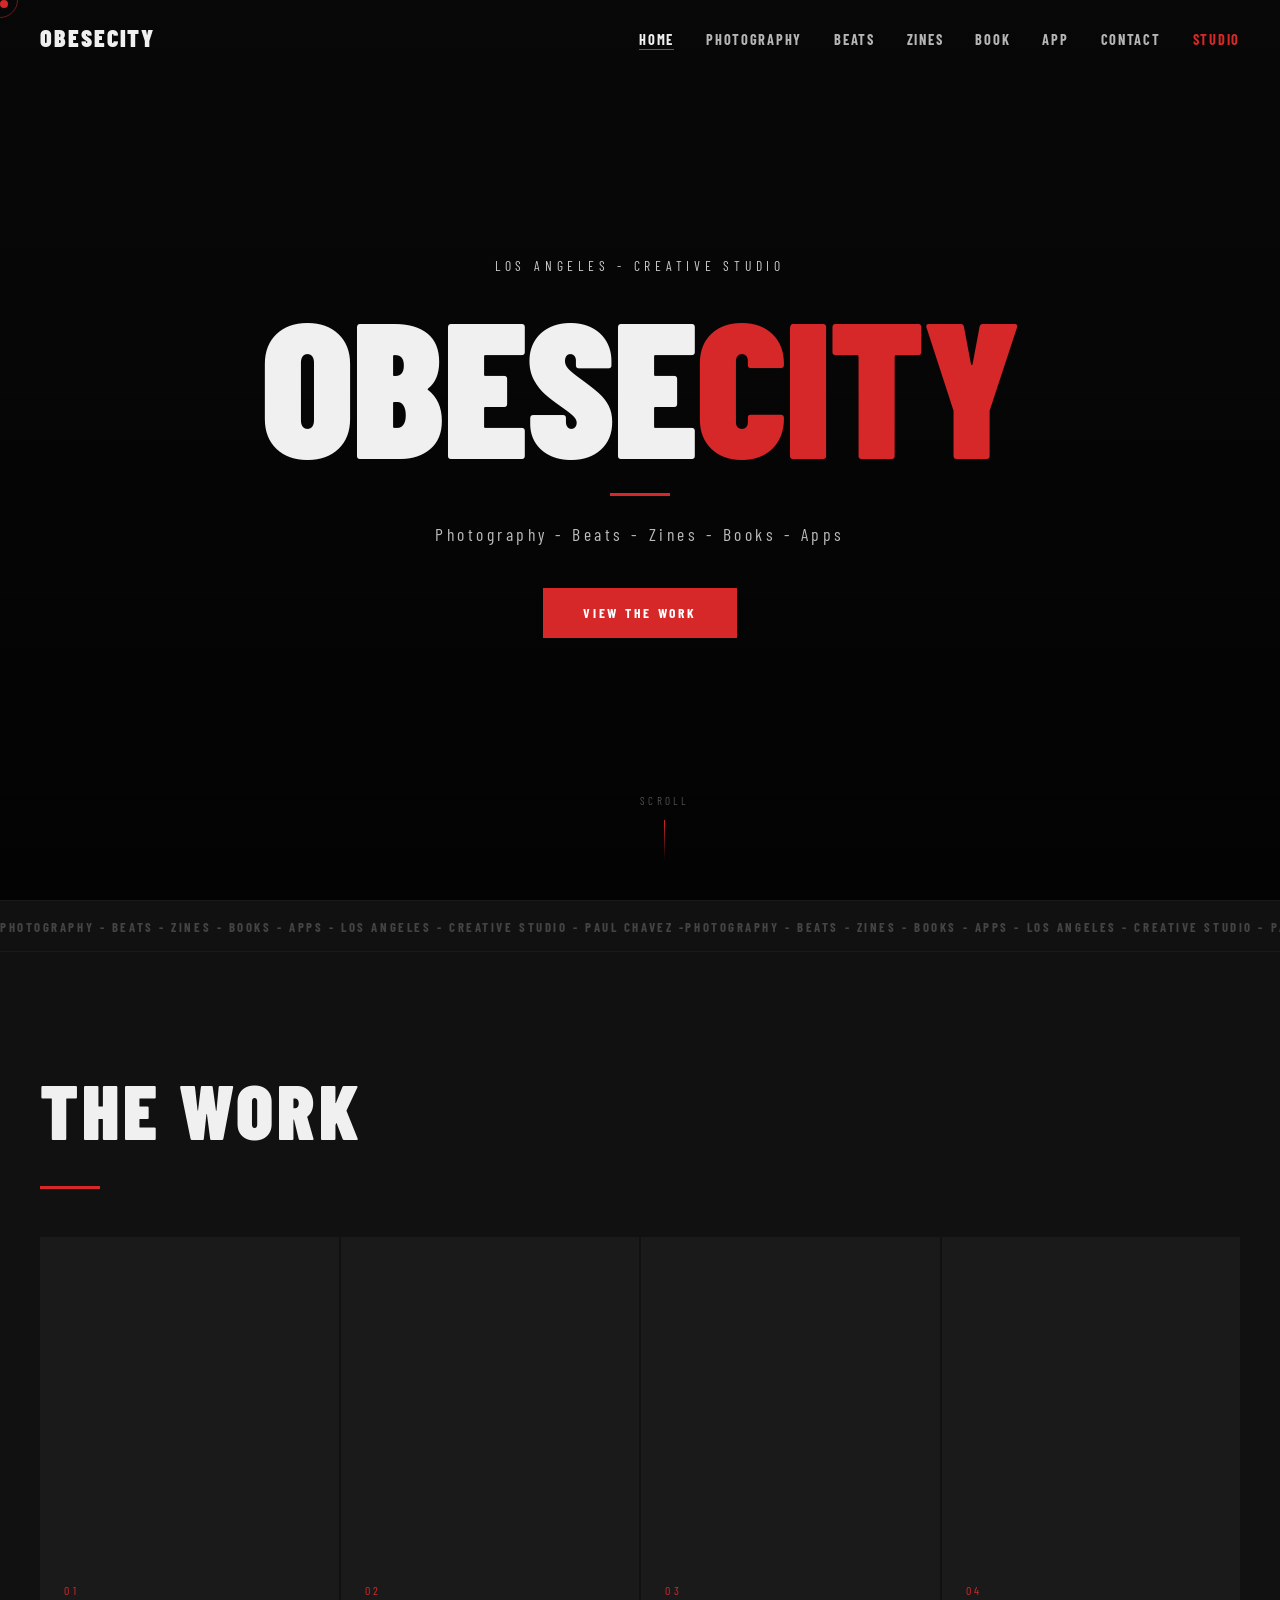
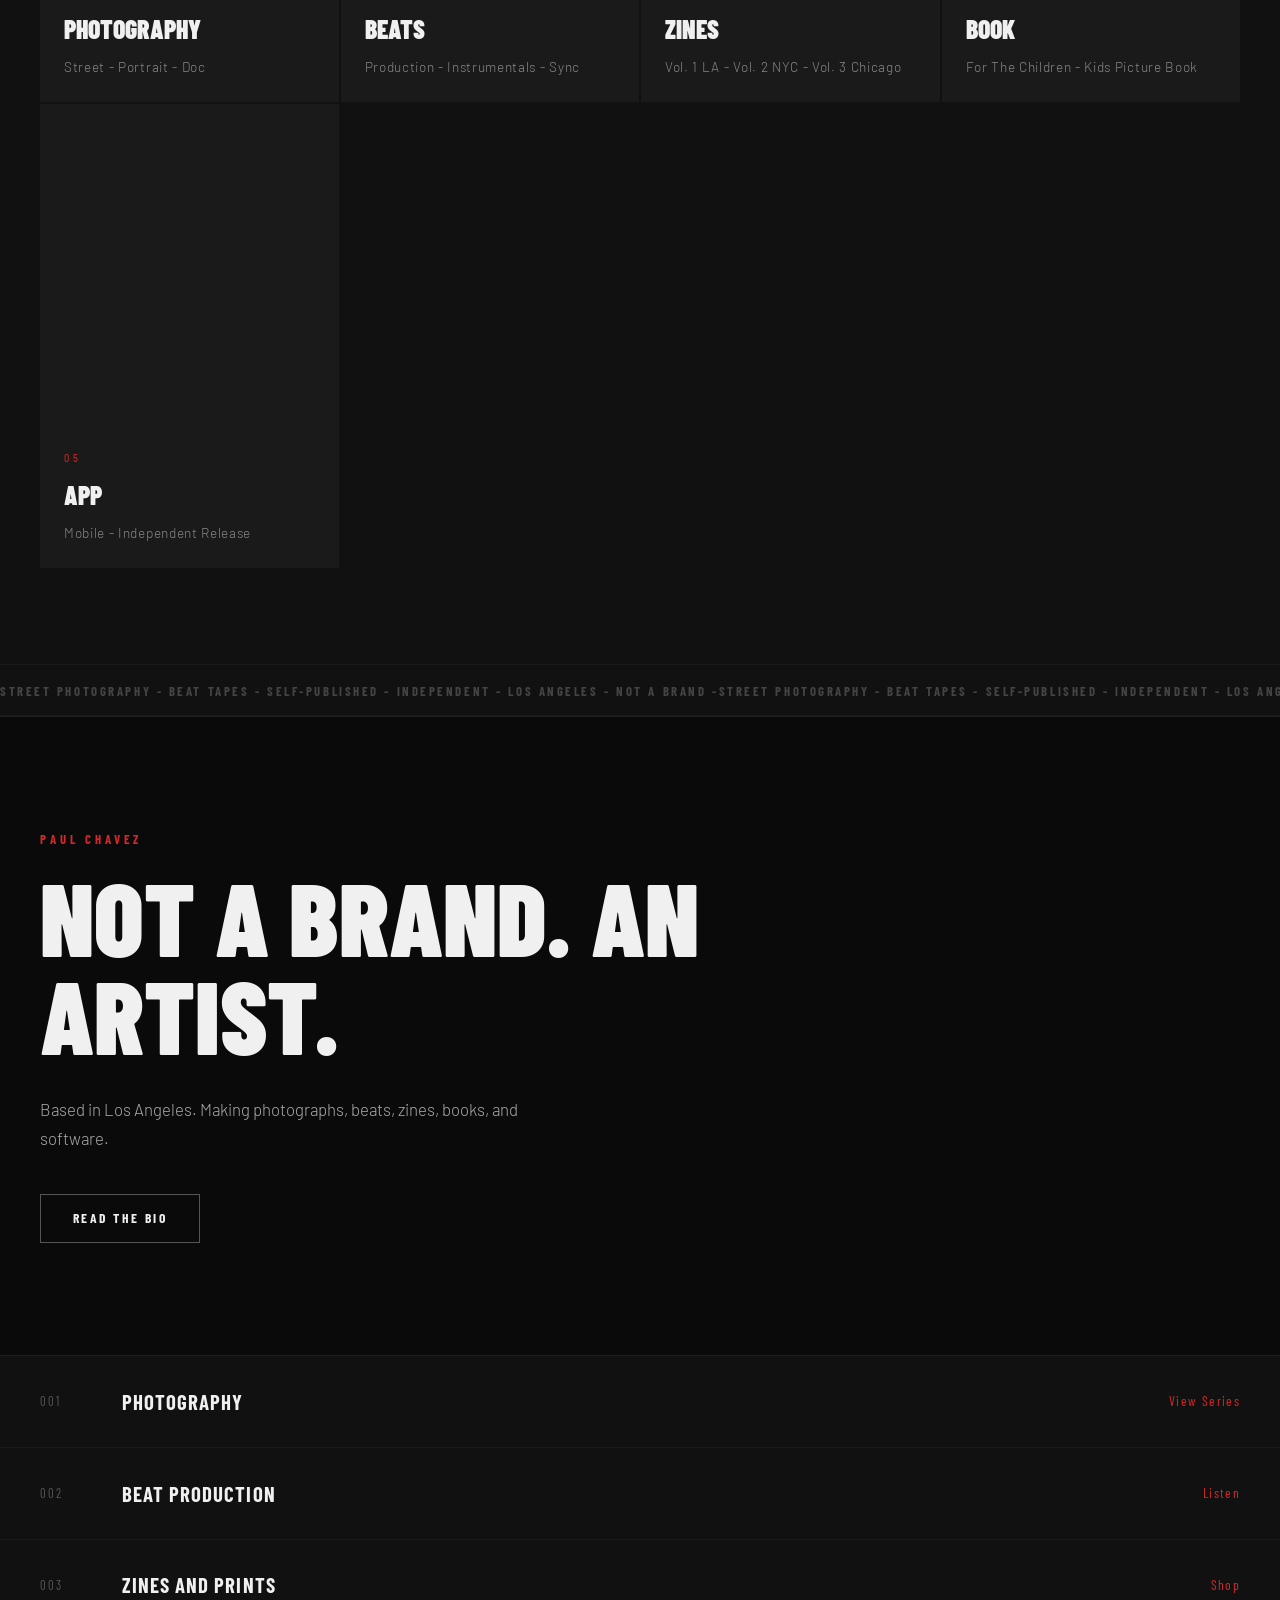
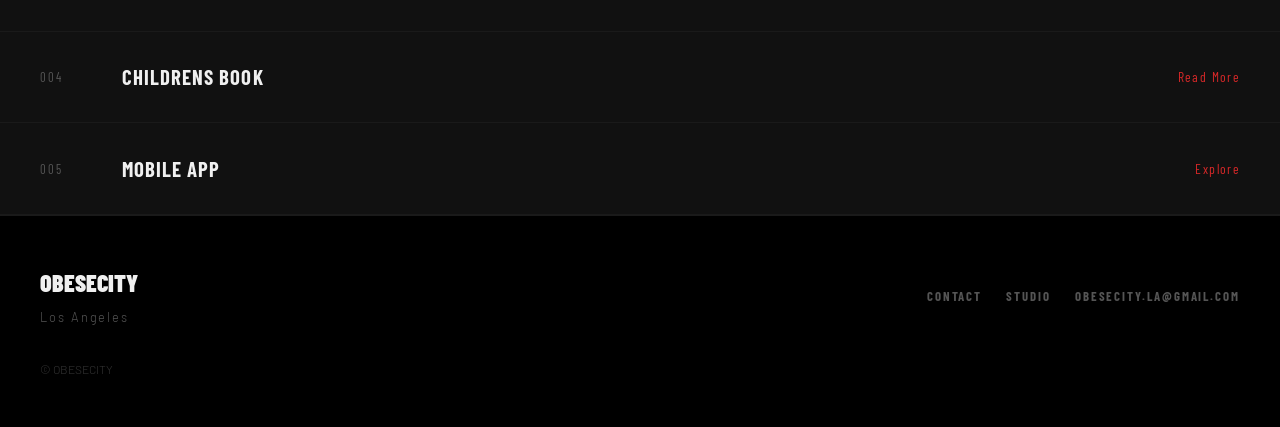
<file: index.html>
<!DOCTYPE html>
<html lang="en">
<head>
<meta charset="UTF-8">
<meta name="viewport" content="width=device-width, initial-scale=1.0">
<title>OBESECITY - Los Angeles Creative Studio</title>
<link rel="preconnect" href="https://fonts.googleapis.com">
<link rel="preconnect" href="https://fonts.gstatic.com" crossorigin>
<link href="https://fonts.googleapis.com/css2?family=Barlow+Condensed:ital,wght@0,400;0,700;0,900;1,400&family=Barlow:wght@300;400;500&display=swap" rel="stylesheet">
<link rel="stylesheet" href="style.css">
</head>
<body class="is-loading">
<div class="cursor" id="cursor"></div>
<div class="cursor-follower" id="cursorFollower"></div>
<div class="page-transition" id="pageTransition"></div>
<nav class="nav" id="nav">
<a href="index.html" class="nav-logo">OBESECITY</a>
<button class="nav-toggle" id="navToggle">menu</button>
<ul class="nav-links" id="navLinks">
<li><a href="index.html" class="active">Home</a></li>
<li><a href="photography.html">Photography</a></li>
<li><a href="beats.html">Beats</a></li>
<li><a href="zines.html">Zines</a></li>
<li><a href="book.html">Book</a></li>
<li><a href="app.html">App</a></li>
<li><a href="contact.html">Contact</a></li>
<li><a href="studio.html" class="nav-studio">Studio</a></li>
</ul>
</nav>
<section class="hero" id="hero">
<div class="hero-bg" style="background-image:url('https://lh3.googleusercontent.com/jRmBgBvSF7YxXD3yAV0d6Ngl7AHJ9yqVh7LRbCG-j9xT3VuZMxRWAzCzY24x5jLhqdKEp3gSFGaOCrC5PJx1yiHBlb_1w-GVKQ=s0')"></div>
<div class="hero-overlay"></div>
<div class="hero-content">
<p class="hero-sub anim-fade-up" data-delay="0">LOS ANGELES - CREATIVE STUDIO</p>
<h1 class="hero-title">
<span class="hero-word anim-reveal" data-delay="100">OBESE</span><span class="hero-word red anim-reveal" data-delay="300">CITY</span>
</h1>
<div class="hero-rule anim-expand" data-delay="500"></div>
<p class="hero-desc anim-fade-up" data-delay="600">Photography - Beats - Zines - Books - Apps</p>
<a href="photography.html" class="btn-primary anim-fade-up magnetic" data-delay="800">VIEW THE WORK</a>
</div>
<div class="hero-scroll anim-fade-up" data-delay="1000">
<span>SCROLL</span>
<div class="scroll-line"></div>
</div>
</section>
<div class="marquee-wrap">
<div class="marquee-track">
<span>PHOTOGRAPHY - BEATS - ZINES - BOOKS - APPS - LOS ANGELES - CREATIVE STUDIO - PAUL CHAVEZ -</span>
<span>PHOTOGRAPHY - BEATS - ZINES - BOOKS - APPS - LOS ANGELES - CREATIVE STUDIO - PAUL CHAVEZ -</span>
<span>PHOTOGRAPHY - BEATS - ZINES - BOOKS - APPS - LOS ANGELES - CREATIVE STUDIO - PAUL CHAVEZ -</span>
</div>
</div>
<section class="section work-grid" id="work">
<div class="section-header reveal-up"><h2>THE WORK</h2><div class="rule"></div></div>
<div class="grid-5">
<a href="photography.html" class="work-tile reveal-up magnetic" data-delay="0">
<div class="tile-img" style="background-image:url('https://lh3.googleusercontent.com/jRmBgBvSF7YxXD3yAV0d6Ngl7AHJ9yqVh7LRbCG-j9xT3VuZMxRWAzCzY24x5jLhqdKEp3gSFGaOCrC5PJx1yiHBlb_1w-GVKQ=s0')"></div>
<div class="tile-info"><span class="tile-label">01</span><h3>Photography</h3><p>Street - Portrait - Doc</p></div>
<div class="tile-hover-line"></div>
</a>
<a href="beats.html" class="work-tile reveal-up magnetic" data-delay="100">
<div class="tile-img" style="background-image:url('https://lh3.googleusercontent.com/2bHhFiuJoVIhCBiFDH4gvRmWiCpHGVBgTPZCzT4EGFzRv6H2GOJYSH1v1qzPbSFLX6Qz3VL-FQHyCqJHdJNdWHJmBQp3Ym74=s0')"></div>
<div class="tile-info"><span class="tile-label">02</span><h3>Beats</h3><p>Production - Instrumentals - Sync</p></div>
<div class="tile-hover-line"></div>
</a>
<a href="zines.html" class="work-tile reveal-up magnetic" data-delay="200">
<div class="tile-img tile-img-dark"></div>
<div class="tile-info"><span class="tile-label">03</span><h3>Zines</h3><p>Vol. 1 LA - Vol. 2 NYC - Vol. 3 Chicago</p></div>
<div class="tile-hover-line"></div>
</a>
<a href="book.html" class="work-tile reveal-up magnetic" data-delay="300">
<div class="tile-img tile-img-dark"></div>
<div class="tile-info"><span class="tile-label">04</span><h3>Book</h3><p>For The Children - Kids Picture Book</p></div>
<div class="tile-hover-line"></div>
</a>
<a href="app.html" class="work-tile reveal-up magnetic" data-delay="400">
<div class="tile-img tile-img-dark"></div>
<div class="tile-info"><span class="tile-label">05</span><h3>App</h3><p>Mobile - Independent Release</p></div>
<div class="tile-hover-line"></div>
</a>
</div>
</section>
<div class="marquee-wrap marquee-reverse">
<div class="marquee-track">
<span>STREET PHOTOGRAPHY - BEAT TAPES - SELF-PUBLISHED - INDEPENDENT - LOS ANGELES - NOT A BRAND -</span>
<span>STREET PHOTOGRAPHY - BEAT TAPES - SELF-PUBLISHED - INDEPENDENT - LOS ANGELES - NOT A BRAND -</span>
<span>STREET PHOTOGRAPHY - BEAT TAPES - SELF-PUBLISHED - INDEPENDENT - LOS ANGELES - NOT A BRAND -</span>
</div>
</div>
<section class="about-strip" id="about">
<div class="about-content">
<p class="about-eyebrow reveal-up">PAUL CHAVEZ</p>
<h2 class="about-headline reveal-up">Not a brand. An artist.</h2>
<p class="about-body reveal-up">Based in Los Angeles. Making photographs, beats, zines, books, and software.</p>
<a href="studio.html" class="btn-outline reveal-up magnetic">READ THE BIO</a>
</div>
</section>
<section class="section medium-index" id="index">
<div class="medium-row reveal-left" data-delay="0"><span class="medium-num">001</span><span class="medium-name">Photography</span><a href="photography.html" class="medium-link">View Series</a></div>
<div class="medium-row reveal-left" data-delay="80"><span class="medium-num">002</span><span class="medium-name">Beat Production</span><a href="beats.html" class="medium-link">Listen</a></div>
<div class="medium-row reveal-left" data-delay="160"><span class="medium-num">003</span><span class="medium-name">Zines and Prints</span><a href="zines.html" class="medium-link">Shop</a></div>
<div class="medium-row reveal-left" data-delay="240"><span class="medium-num">004</span><span class="medium-name">Childrens Book</span><a href="book.html" class="medium-link">Read More</a></div>
<div class="medium-row reveal-left" data-delay="320"><span class="medium-num">005</span><span class="medium-name">Mobile App</span><a href="app.html" class="medium-link">Explore</a></div>
</section>
<footer class="footer reveal-up">
<div class="footer-inner">
<div class="footer-brand"><span class="footer-logo">OBESECITY</span><span class="footer-tagline">Los Angeles</span></div>
<div class="footer-links"><a href="contact.html">Contact</a><a href="studio.html">Studio</a><a href="mailto:ObeseCity.LA@gmail.com">ObeseCity.LA@gmail.com</a></div>
<div class="footer-copy">&copy; OBESECITY</div>
</div>
</footer>
<script>
window.addEventListener('load',function(){
document.body.classList.remove('is-loading');
document.body.classList.add('loaded');
document.querySelectorAll('.anim-fade-up,.anim-reveal,.anim-expand').forEach(function(el){
  var d=parseInt(el.dataset.delay)||0;setTimeout(function(){el.classList.add('animated');},d);
});
var obs=new IntersectionObserver(function(entries){entries.forEach(function(e){
  if(e.isIntersecting){var el=e.target,d=parseInt(el.dataset.delay)||0;setTimeout(function(){el.classList.add('revealed');},d);obs.unobserve(el);}
});},{threshold:0.15});
document.querySelectorAll('.reveal-up,.reveal-left').forEach(function(el){obs.observe(el);});
if(!window.matchMedia('(pointer:coarse)').matches){
  var cur=document.getElementById('cursor'),fol=document.getElementById('cursorFollower');
  var mx=0,my=0,fx=0,fy=0;
  document.addEventListener('mousemove',function(e){mx=e.clientX;my=e.clientY;cur.style.transform='translate('+(mx-4)+'px,'+(my-4)+'px)';});
  (function a(){fx+=(mx-fx)*0.1;fy+=(my-fy)*0.1;fol.style.transform='translate('+(fx-18)+'px,'+(fy-18)+'px)';requestAnimationFrame(a);})();
  document.querySelectorAll('a,button,.work-tile,.medium-row').forEach(function(el){
    el.addEventListener('mouseenter',function(){cur.classList.add('cursor-hover');fol.classList.add('cursor-hover');});
    el.addEventListener('mouseleave',function(){cur.classList.remove('cursor-hover');fol.classList.remove('cursor-hover');});
  });
}
var nav=document.getElementById('nav');
window.addEventListener('scroll',function(){nav.classList.toggle('scrolled',window.scrollY>50);});
document.getElementById('navToggle').addEventListener('click',function(){document.getElementById('navLinks').classList.toggle('open');});
document.querySelectorAll('.magnetic').forEach(function(el){
  el.addEventListener('mousemove',function(e){var r=el.getBoundingClientRect(),x=e.clientX-r.left-r.width/2,y=e.clientY-r.top-r.height/2;el.style.transform='translate('+(x*0.18)+'px,'+(y*0.18)+'px)';});
  el.addEventListener('mouseleave',function(){el.style.transform='';});
});
var ov=document.getElementById('pageTransition');
document.querySelectorAll('a[href]').forEach(function(link){
  var h=link.getAttribute('href');
  if(!h||h[0]==='#'||h.indexOf('mailto')===0||h.indexOf('http')===0)return;
  link.addEventListener('click',function(e){e.preventDefault();ov.classList.add('active');setTimeout(function(){window.location.href=h;},400);});
});
window.addEventListener('pageshow',function(){ov.classList.remove('active');});
});
</script>
</body>
</html>
</file>
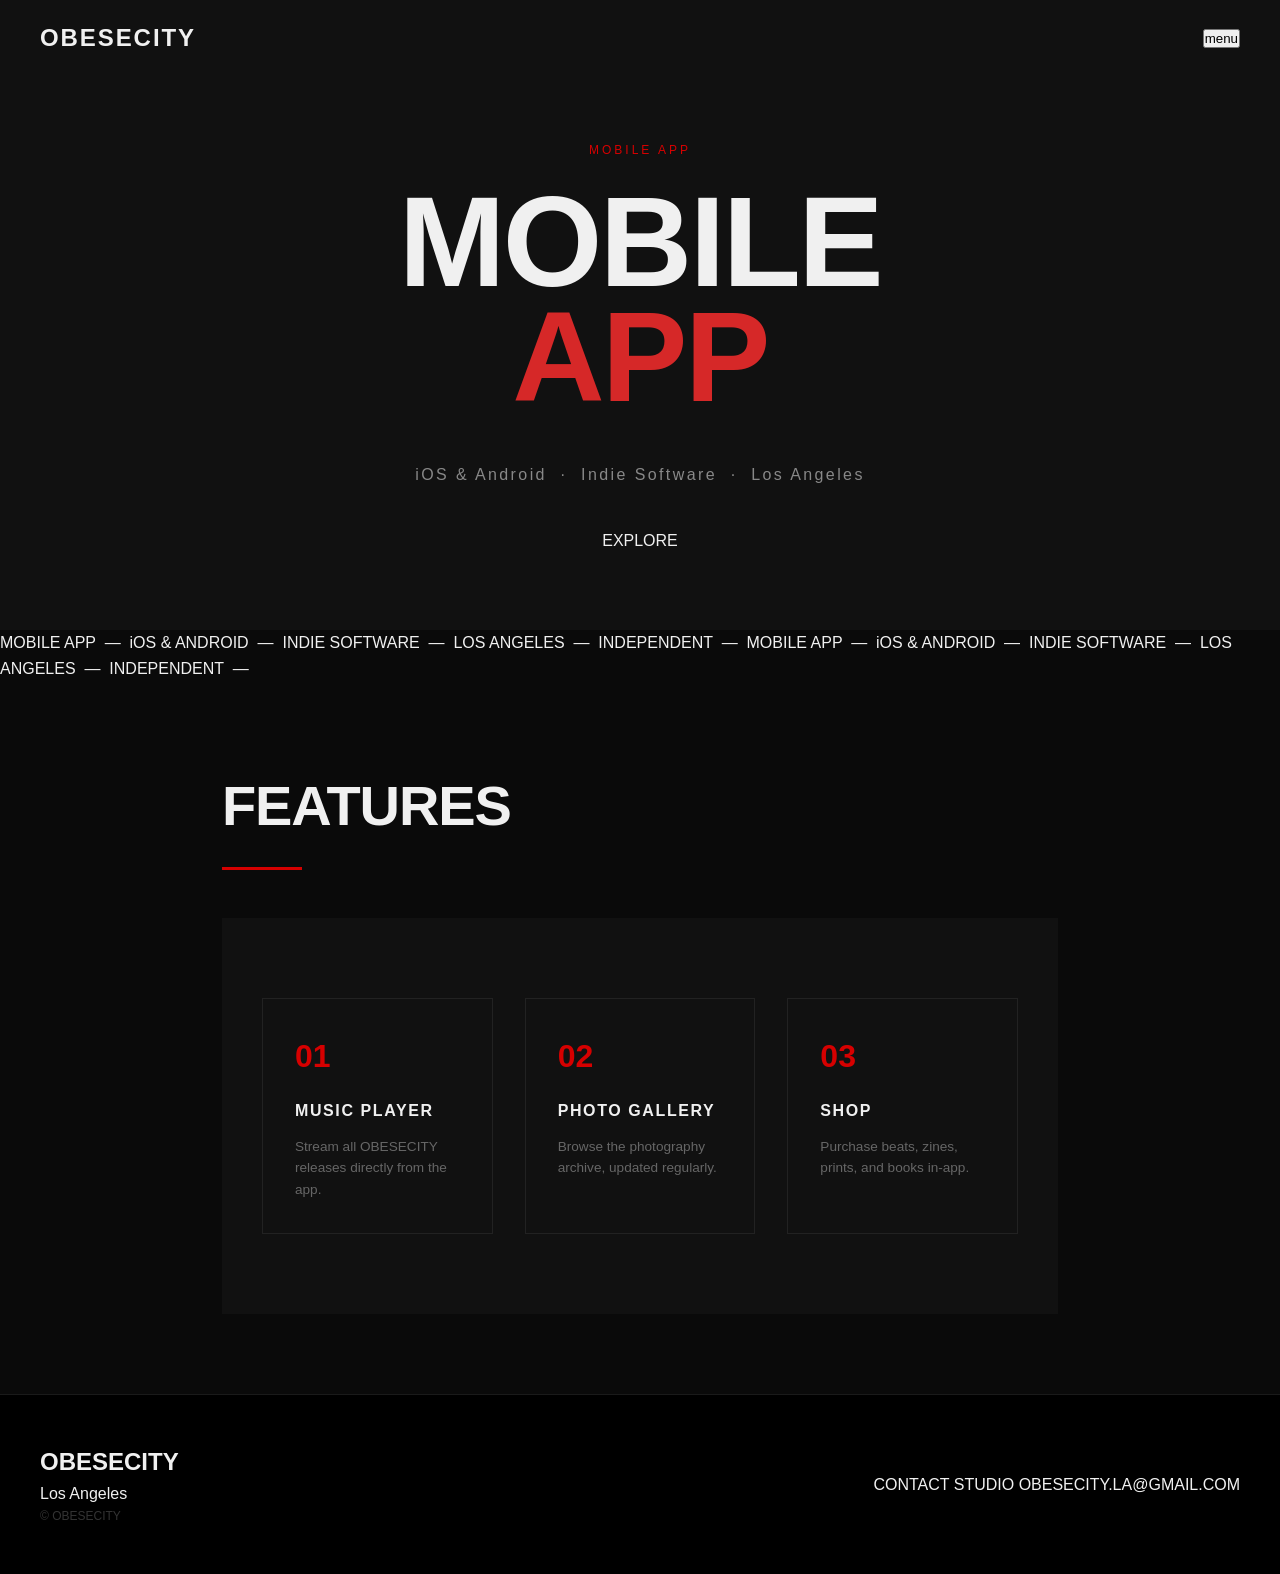
<file: app.html>
<!DOCTYPE html>
<html lang="en">
<head>
<meta charset="UTF-8">
<meta name="viewport" content="width=device-width, initial-scale=1.0">
<title>App — OBESECITY</title>
<link href="https://fonts.googleapis.com/css2?family=Space+Grotesk:wght@300;400;500;600&display=swap" rel="stylesheet">
<link rel="stylesheet" href="style.css">
</head>
<body>
<div class="page-transition-overlay"></div>
<div class="cursor-dot"></div>
<div class="cursor-ring"></div>
<nav class="nav" id="mainNav">
  <a href="index.html" class="nav-logo">OBESECITY</a>
  <button class="nav-menu-btn" id="menuBtn">menu</button>
</nav>
<div class="nav-overlay" id="navOverlay">
  <button class="nav-overlay-close" id="navClose">close</button>
  <ul class="nav-overlay-links">
    <li><a href="photography.html" class="nav-overlay-link">Photography</a></li>
    <li><a href="beats.html" class="nav-overlay-link">Beats</a></li>
    <li><a href="zines.html" class="nav-overlay-link">Zines</a></li>
    <li><a href="book.html" class="nav-overlay-link">Book</a></li>
    <li><a href="app.html" class="nav-overlay-link">App</a></li>
    <li><a href="contact.html" class="nav-overlay-link">Contact</a></li>
  </ul>
</div>

<section class="page-hero reveal-up">
  <div class="page-hero-label">MOBILE APP</div>
  <h1 class="page-hero-title">MOBILE<br><span class="red">APP</span></h1>
  <p class="page-hero-meta">iOS &amp; Android &nbsp;&middot;&nbsp; Indie Software &nbsp;&middot;&nbsp; Los Angeles</p>
  <div class="page-hero-actions">
    <a href="contact.html" class="btn-red btn-magnetic">EXPLORE</a>
  </div>
</section>

<div class="ticker-wrap">
  <div class="ticker-strip">
    <span>MOBILE APP &nbsp;&#8212;&nbsp; iOS &amp; ANDROID &nbsp;&#8212;&nbsp; INDIE SOFTWARE &nbsp;&#8212;&nbsp; LOS ANGELES &nbsp;&#8212;&nbsp; INDEPENDENT &nbsp;&#8212;&nbsp; </span>
    <span>MOBILE APP &nbsp;&#8212;&nbsp; iOS &amp; ANDROID &nbsp;&#8212;&nbsp; INDIE SOFTWARE &nbsp;&#8212;&nbsp; LOS ANGELES &nbsp;&#8212;&nbsp; INDEPENDENT &nbsp;&#8212;&nbsp; </span>
  </div>
</div>

<section class="app-section reveal-up">
  <h2 class="section-title">FEATURES</h2>
  <div class="red-rule"></div>
  <div class="app-features">
    <div class="app-feature reveal-up">
      <div class="app-feature-num">01</div>
      <h4>MUSIC PLAYER</h4>
      <p>Stream all OBESECITY releases directly from the app.</p>
    </div>
    <div class="app-feature reveal-up">
      <div class="app-feature-num">02</div>
      <h4>PHOTO GALLERY</h4>
      <p>Browse the photography archive, updated regularly.</p>
    </div>
    <div class="app-feature reveal-up">
      <div class="app-feature-num">03</div>
      <h4>SHOP</h4>
      <p>Purchase beats, zines, prints, and books in-app.</p>
    </div>
  </div>
</section>

<footer class="footer reveal-up">
  <div class="footer-inner">
    <div class="footer-left">
      <div class="footer-logo">OBESECITY</div>
      <p>Los Angeles</p>
      <p class="footer-copy">&copy; OBESECITY</p>
    </div>
    <nav class="footer-nav">
      <a href="contact.html">CONTACT</a>
      <a href="studio.html">STUDIO</a>
      <a href="mailto:obesecity.la@gmail.com">OBESECITY.LA@GMAIL.COM</a>
    </nav>
  </div>
</footer>

<script>
(function(){const dot=document.querySelector('.cursor-dot');const ring=document.querySelector('.cursor-ring');if(window.matchMedia('(pointer:fine)').matches){document.addEventListener('mousemove',e=>{dot.style.transform='translate('+e.clientX+'px,'+e.clientY+'px)';ring.style.transform='translate('+(e.clientX-12)+'px,'+(e.clientY-12)+'px)';});document.querySelectorAll('a,button').forEach(el=>{el.addEventListener('mouseenter',()=>ring.classList.add('hovered'));el.addEventListener('mouseleave',()=>ring.classList.remove('hovered'));});}const nav=document.getElementById('mainNav');window.addEventListener('scroll',()=>{nav.classList.toggle('scrolled',window.scrollY>60);});document.getElementById('menuBtn').addEventListener('click',()=>document.getElementById('navOverlay').classList.add('open'));document.getElementById('navClose').addEventListener('click',()=>document.getElementById('navOverlay').classList.remove('open'));const obs=new IntersectionObserver(es=>{es.forEach(e=>{if(e.isIntersecting){e.target.classList.add('revealed');obs.unobserve(e.target);}});},{threshold:0.12});document.querySelectorAll('.reveal-up,.reveal-left').forEach(el=>obs.observe(el));const overlay=document.querySelector('.page-transition-overlay');document.querySelectorAll('a[href]').forEach(link=>{const href=link.getAttribute('href');if(href&&!href.startsWith('http')&&!href.startsWith('mailto')&&!href.startsWith('#')){link.addEventListener('click',e=>{e.preventDefault();overlay.classList.add('active');setTimeout(()=>{window.location.href=href;},400);});}});setTimeout(()=>overlay.classList.remove('active'),100);document.querySelectorAll('.btn-magnetic').forEach(btn=>{btn.addEventListener('mousemove',e=>{const r=btn.getBoundingClientRect();btn.style.transform='translate('+(e.clientX-r.left-r.width/2)*.25+'px,'+(e.clientY-r.top-r.height/2)*.25+'px)';});btn.addEventListener('mouseleave',()=>{btn.style.transform='';});});})();
</script>
</body>
</html>
</file>
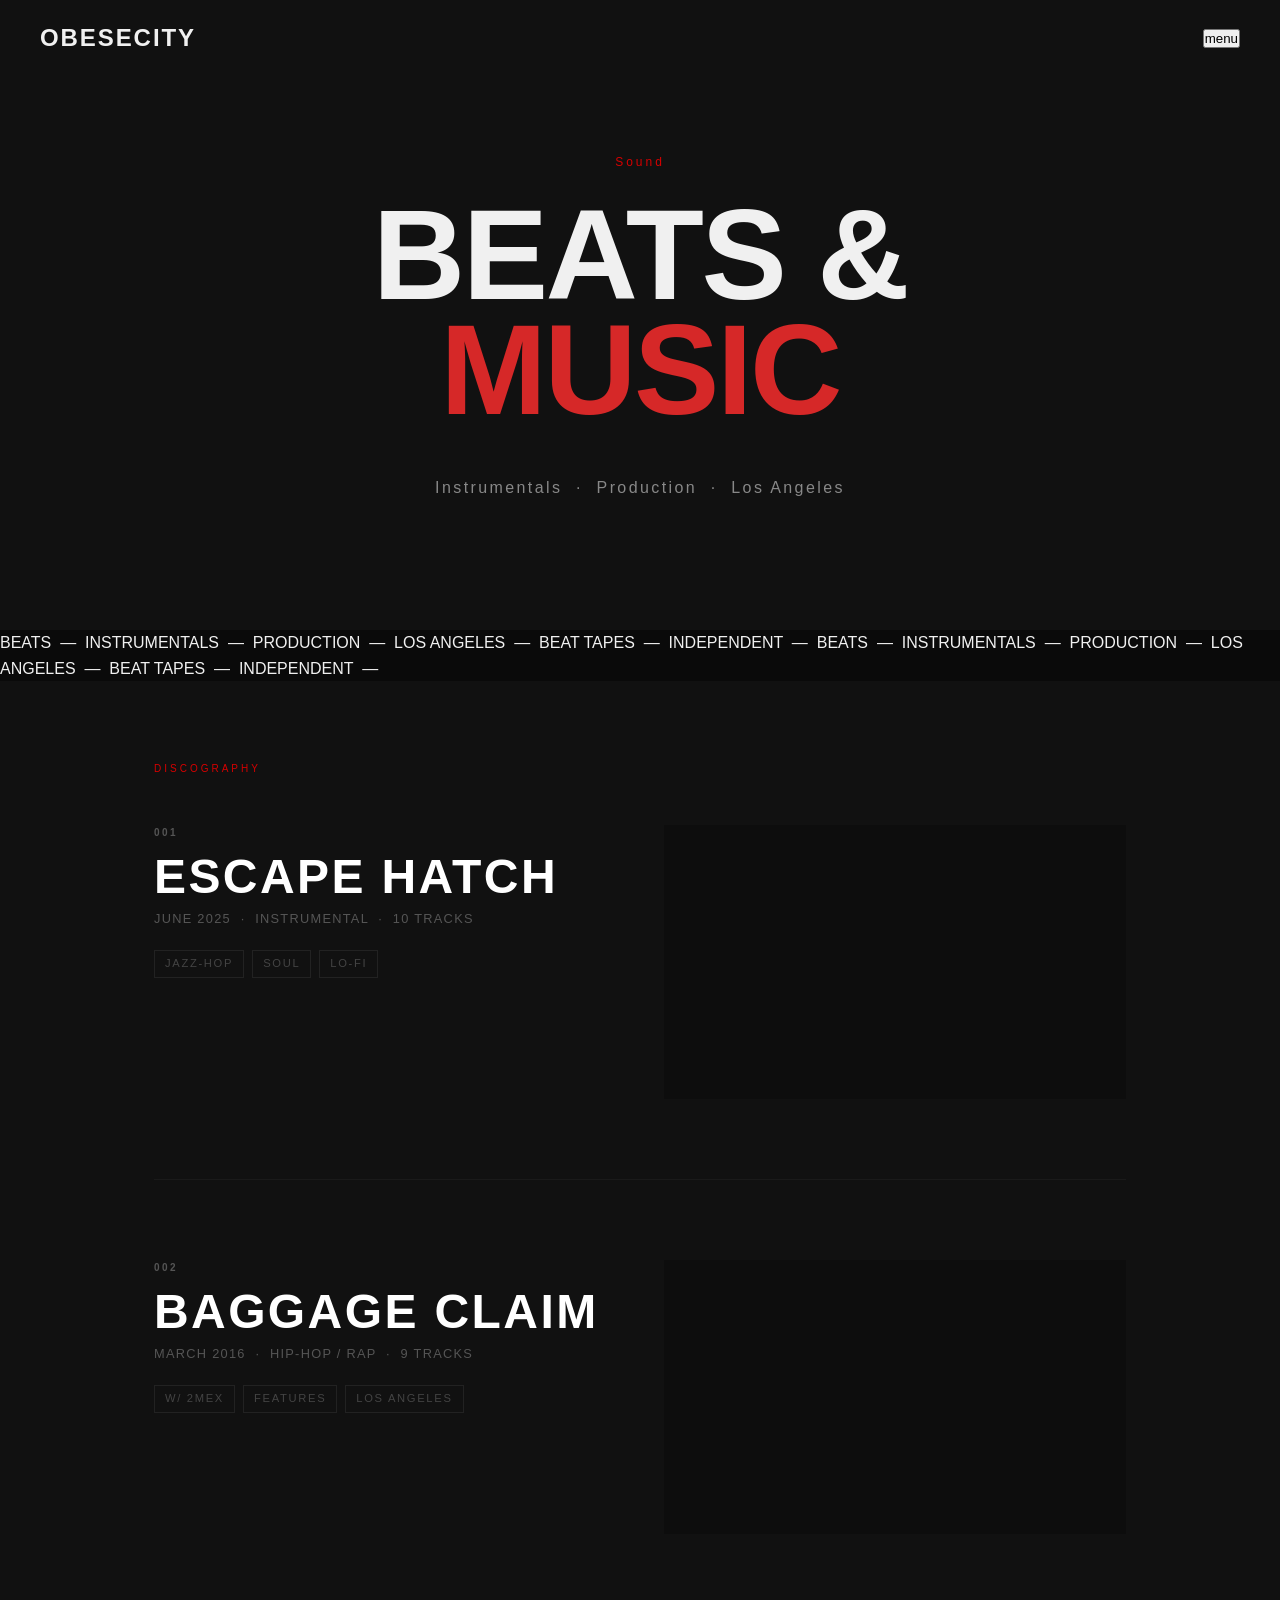
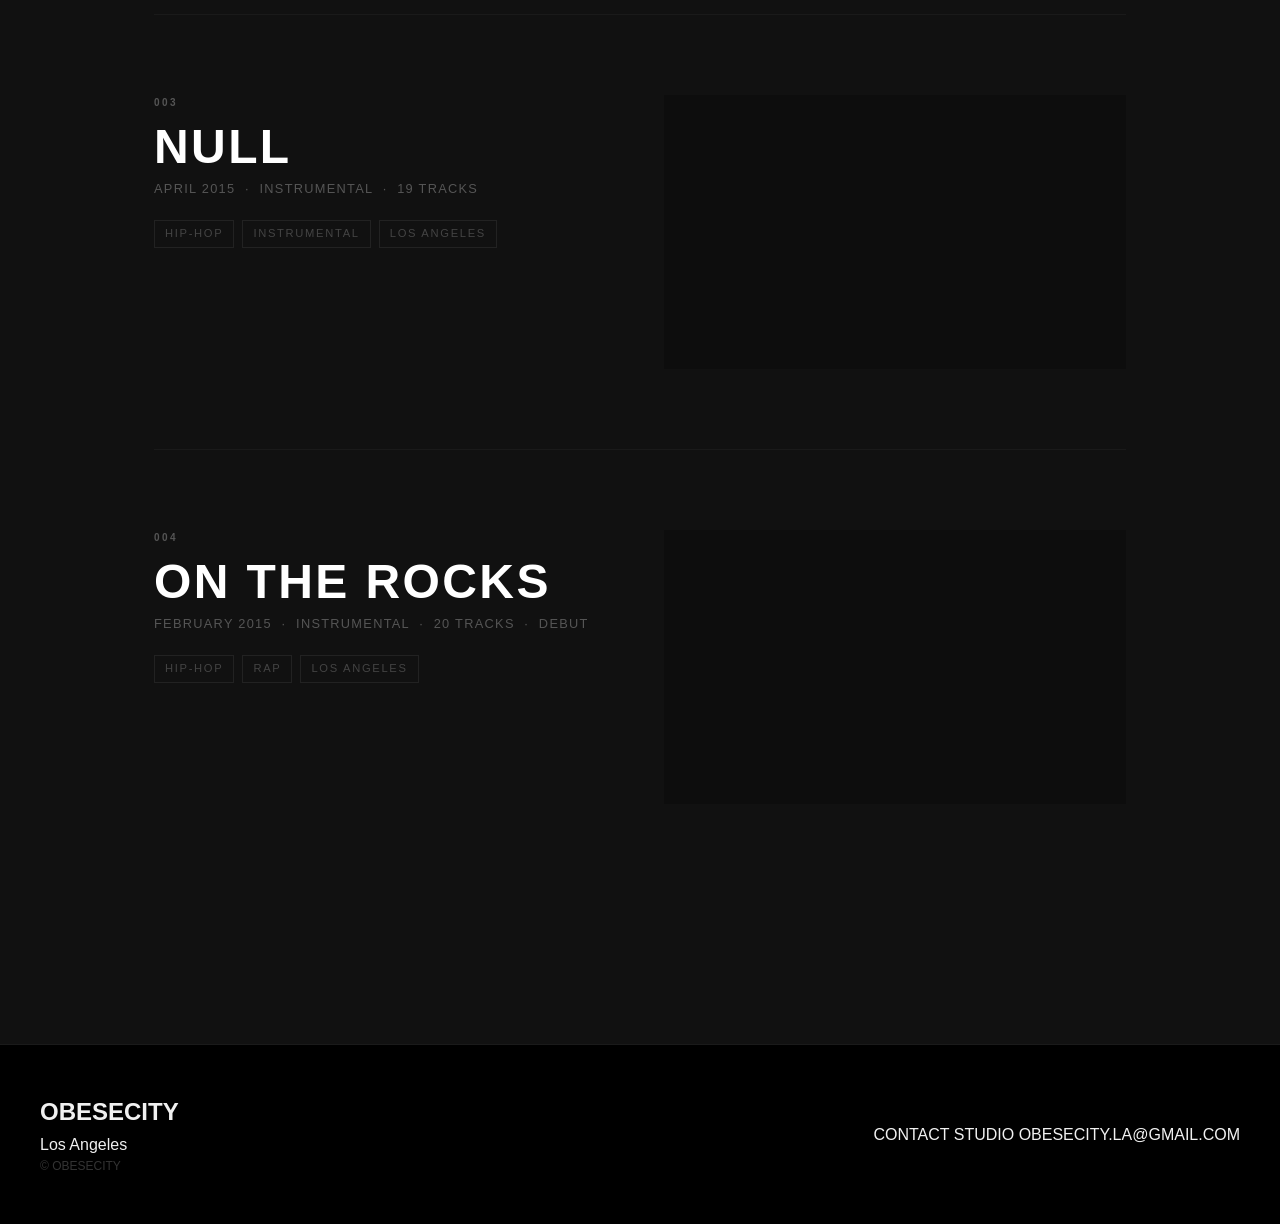
<file: beats.html>
<!DOCTYPE html>
<html lang="en">
<head>
<meta charset="UTF-8">
<meta name="viewport" content="width=device-width, initial-scale=1.0">
<title>Beats — OBESECITY</title>
<link href="https://fonts.googleapis.com/css2?family=Space+Grotesk:wght@300;400;500;600&display=swap" rel="stylesheet">
<link rel="stylesheet" href="style.css">
<style>
.discography{padding:80px 0;}
.disco-inner{max-width:1100px;margin:0 auto;padding:0 clamp(24px,5vw,80px);}
.disco-label{font-size:10px;letter-spacing:.3em;color:#d60000;text-transform:uppercase;margin-bottom:48px;}
.album-block{display:grid;grid-template-columns:1fr 1fr;gap:48px;margin-bottom:80px;padding-bottom:80px;border-bottom:1px solid #1a1a1a;}
.album-block:last-child{border-bottom:none;}
.album-meta{}
.album-num{font-size:10px;letter-spacing:.25em;color:#555;text-transform:uppercase;margin-bottom:12px;}
.album-title{font-size:clamp(1.8rem,4vw,3rem);font-weight:600;color:#fff;line-height:1;margin:0 0 8px;}
.album-info{font-size:.8rem;color:#555;letter-spacing:.1em;text-transform:uppercase;margin-bottom:20px;}
.album-tags{display:flex;flex-wrap:wrap;gap:8px;margin-bottom:24px;}
.album-tag{font-size:.7rem;letter-spacing:.15em;color:#444;text-transform:uppercase;border:1px solid #222;padding:4px 10px;}
.album-player{background:#0d0d0d;}
.album-player iframe{display:block;border:none;width:100%;}
@media(max-width:700px){
  .album-block{grid-template-columns:1fr;}
}
</style>
</head>
<body>
<div class="page-transition-overlay"></div>
<div class="cursor-dot"></div>
<div class="cursor-ring"></div>
<nav class="nav" id="mainNav">
  <a href="index.html" class="nav-logo">OBESECITY</a>
  <button class="nav-menu-btn" id="menuBtn">menu</button>
</nav>
<div class="nav-overlay" id="navOverlay">
  <button class="nav-overlay-close" id="navClose">close</button>
  <ul class="nav-overlay-links">
    <li><a href="photography.html" class="nav-overlay-link">Photography</a></li>
    <li><a href="beats.html" class="nav-overlay-link">Beats</a></li>
    <li><a href="zines.html" class="nav-overlay-link">Zines</a></li>
    <li><a href="book.html" class="nav-overlay-link">Book</a></li>
    <li><a href="app.html" class="nav-overlay-link">App</a></li>
    <li><a href="contact.html" class="nav-overlay-link">Contact</a></li>
  </ul>
</div>

<section class="page-hero reveal-up">
  <div class="page-hero-label">Sound</div>
  <h1 class="page-hero-title">BEATS &amp;<br><span class="red">MUSIC</span></h1>
  <p class="page-hero-meta">Instrumentals &nbsp;&middot;&nbsp; Production &nbsp;&middot;&nbsp; Los Angeles</p>
</section>

<div class="ticker-wrap">
  <div class="ticker-strip">
    <span>BEATS &nbsp;&#8212;&nbsp; INSTRUMENTALS &nbsp;&#8212;&nbsp; PRODUCTION &nbsp;&#8212;&nbsp; LOS ANGELES &nbsp;&#8212;&nbsp; BEAT TAPES &nbsp;&#8212;&nbsp; INDEPENDENT &nbsp;&#8212;&nbsp; </span>
    <span>BEATS &nbsp;&#8212;&nbsp; INSTRUMENTALS &nbsp;&#8212;&nbsp; PRODUCTION &nbsp;&#8212;&nbsp; LOS ANGELES &nbsp;&#8212;&nbsp; BEAT TAPES &nbsp;&#8212;&nbsp; INDEPENDENT &nbsp;&#8212;&nbsp; </span>
  </div>
</div>

<section class="discography reveal-up">
  <div class="disco-inner">
    <div class="disco-label">Discography</div>

    <div class="album-block">
      <div class="album-meta">
        <div class="album-num">001</div>
        <h2 class="album-title">Escape Hatch</h2>
        <p class="album-info">June 2025 &nbsp;&middot;&nbsp; Instrumental &nbsp;&middot;&nbsp; 10 tracks</p>
        <div class="album-tags">
          <span class="album-tag">Jazz-Hop</span>
          <span class="album-tag">Soul</span>
          <span class="album-tag">Lo-Fi</span>
        </div>
      </div>
      <div class="album-player">
        <iframe style="border:0;width:100%;height:274px;" src="https://bandcamp.com/EmbeddedPlayer/album=1113911785/size=large/bgcol=111111/linkcol=d60000/artwork=none/transparent=true/" seamless><a href="https://obesecity.bandcamp.com/album/escape-hatch">Escape Hatch by Obesecity</a></iframe>
      </div>
    </div>

    <div class="album-block">
      <div class="album-meta">
        <div class="album-num">002</div>
        <h2 class="album-title">Baggage Claim</h2>
        <p class="album-info">March 2016 &nbsp;&middot;&nbsp; Hip-Hop / Rap &nbsp;&middot;&nbsp; 9 tracks</p>
        <div class="album-tags">
          <span class="album-tag">w/ 2Mex</span>
          <span class="album-tag">Features</span>
          <span class="album-tag">Los Angeles</span>
        </div>
      </div>
      <div class="album-player">
        <iframe style="border:0;width:100%;height:274px;" src="https://bandcamp.com/EmbeddedPlayer/album=3980676725/size=large/bgcol=111111/linkcol=d60000/artwork=none/transparent=true/" seamless><a href="https://obesecity.bandcamp.com/album/baggage-claim">Baggage Claim by OBESECITY</a></iframe>
      </div>
    </div>

    <div class="album-block">
      <div class="album-meta">
        <div class="album-num">003</div>
        <h2 class="album-title">NULL</h2>
        <p class="album-info">April 2015 &nbsp;&middot;&nbsp; Instrumental &nbsp;&middot;&nbsp; 19 tracks</p>
        <div class="album-tags">
          <span class="album-tag">Hip-Hop</span>
          <span class="album-tag">Instrumental</span>
          <span class="album-tag">Los Angeles</span>
        </div>
      </div>
      <div class="album-player">
        <iframe style="border:0;width:100%;height:274px;" src="https://bandcamp.com/EmbeddedPlayer/album=3110779241/size=large/bgcol=111111/linkcol=d60000/artwork=none/transparent=true/" seamless><a href="https://obesecity.bandcamp.com/album/null">NULL by OBESECITY</a></iframe>
      </div>
    </div>

    <div class="album-block">
      <div class="album-meta">
        <div class="album-num">004</div>
        <h2 class="album-title">On The Rocks</h2>
        <p class="album-info">February 2015 &nbsp;&middot;&nbsp; Instrumental &nbsp;&middot;&nbsp; 20 tracks &nbsp;&middot;&nbsp; Debut</p>
        <div class="album-tags">
          <span class="album-tag">Hip-Hop</span>
          <span class="album-tag">Rap</span>
          <span class="album-tag">Los Angeles</span>
        </div>
      </div>
      <div class="album-player">
        <iframe style="border:0;width:100%;height:274px;" src="https://bandcamp.com/EmbeddedPlayer/album=4024137140/size=large/bgcol=111111/linkcol=d60000/artwork=none/transparent=true/" seamless><a href="https://obesecity.bandcamp.com/album/on-the-rocks">On The Rocks by OBESECITY</a></iframe>
      </div>
    </div>

  </div>
</section>

<footer class="footer reveal-up">
  <div class="footer-inner">
    <div class="footer-left">
      <div class="footer-logo">OBESECITY</div>
      <p>Los Angeles</p>
      <p class="footer-copy">&copy; OBESECITY</p>
    </div>
    <nav class="footer-nav">
      <a href="contact.html">CONTACT</a>
      <a href="studio.html">STUDIO</a>
      <a href="mailto:obesecity.la@gmail.com">OBESECITY.LA@GMAIL.COM</a>
    </nav>
  </div>
</footer>

<script>
(function(){
  const dot=document.querySelector('.cursor-dot');
  const ring=document.querySelector('.cursor-ring');
  if(window.matchMedia('(pointer:fine)').matches){
    document.addEventListener('mousemove',e=>{
      dot.style.transform='translate('+e.clientX+'px,'+e.clientY+'px)';
      ring.style.transform='translate('+(e.clientX-12)+'px,'+(e.clientY-12)+'px)';
    });
    document.querySelectorAll('a,button').forEach(el=>{
      el.addEventListener('mouseenter',()=>ring.classList.add('hovered'));
      el.addEventListener('mouseleave',()=>ring.classList.remove('hovered'));
    });
  }
  const nav=document.getElementById('mainNav');
  window.addEventListener('scroll',()=>nav.classList.toggle('scrolled',window.scrollY>60));
  document.getElementById('menuBtn').addEventListener('click',()=>document.getElementById('navOverlay').classList.add('open'));
  document.getElementById('navClose').addEventListener('click',()=>document.getElementById('navOverlay').classList.remove('open'));
  const obs=new IntersectionObserver(es=>{es.forEach(e=>{if(e.isIntersecting){e.target.classList.add('revealed');obs.unobserve(e.target);}});},{threshold:0.05});
  document.querySelectorAll('.reveal-up,.reveal-left').forEach(el=>obs.observe(el));
  const overlay=document.querySelector('.page-transition-overlay');
  document.querySelectorAll('a[href]').forEach(link=>{
    const href=link.getAttribute('href');
    if(href&&!href.startsWith('http')&&!href.startsWith('mailto')&&!href.startsWith('#')){
      link.addEventListener('click',e=>{e.preventDefault();overlay.classList.add('active');setTimeout(()=>{window.location.href=href;},400);});
    }
  });
  setTimeout(()=>overlay.classList.remove('active'),100);
  document.querySelectorAll('.btn-magnetic').forEach(btn=>{
    btn.addEventListener('mousemove',e=>{const r=btn.getBoundingClientRect();btn.style.transform='translate('+(e.clientX-r.left-r.width/2)*.25+'px,'+(e.clientY-r.top-r.height/2)*.25+'px)';});
    btn.addEventListener('mouseleave',()=>{btn.style.transform='';});
  });
})();
</script>
</body>
</html>
</file>
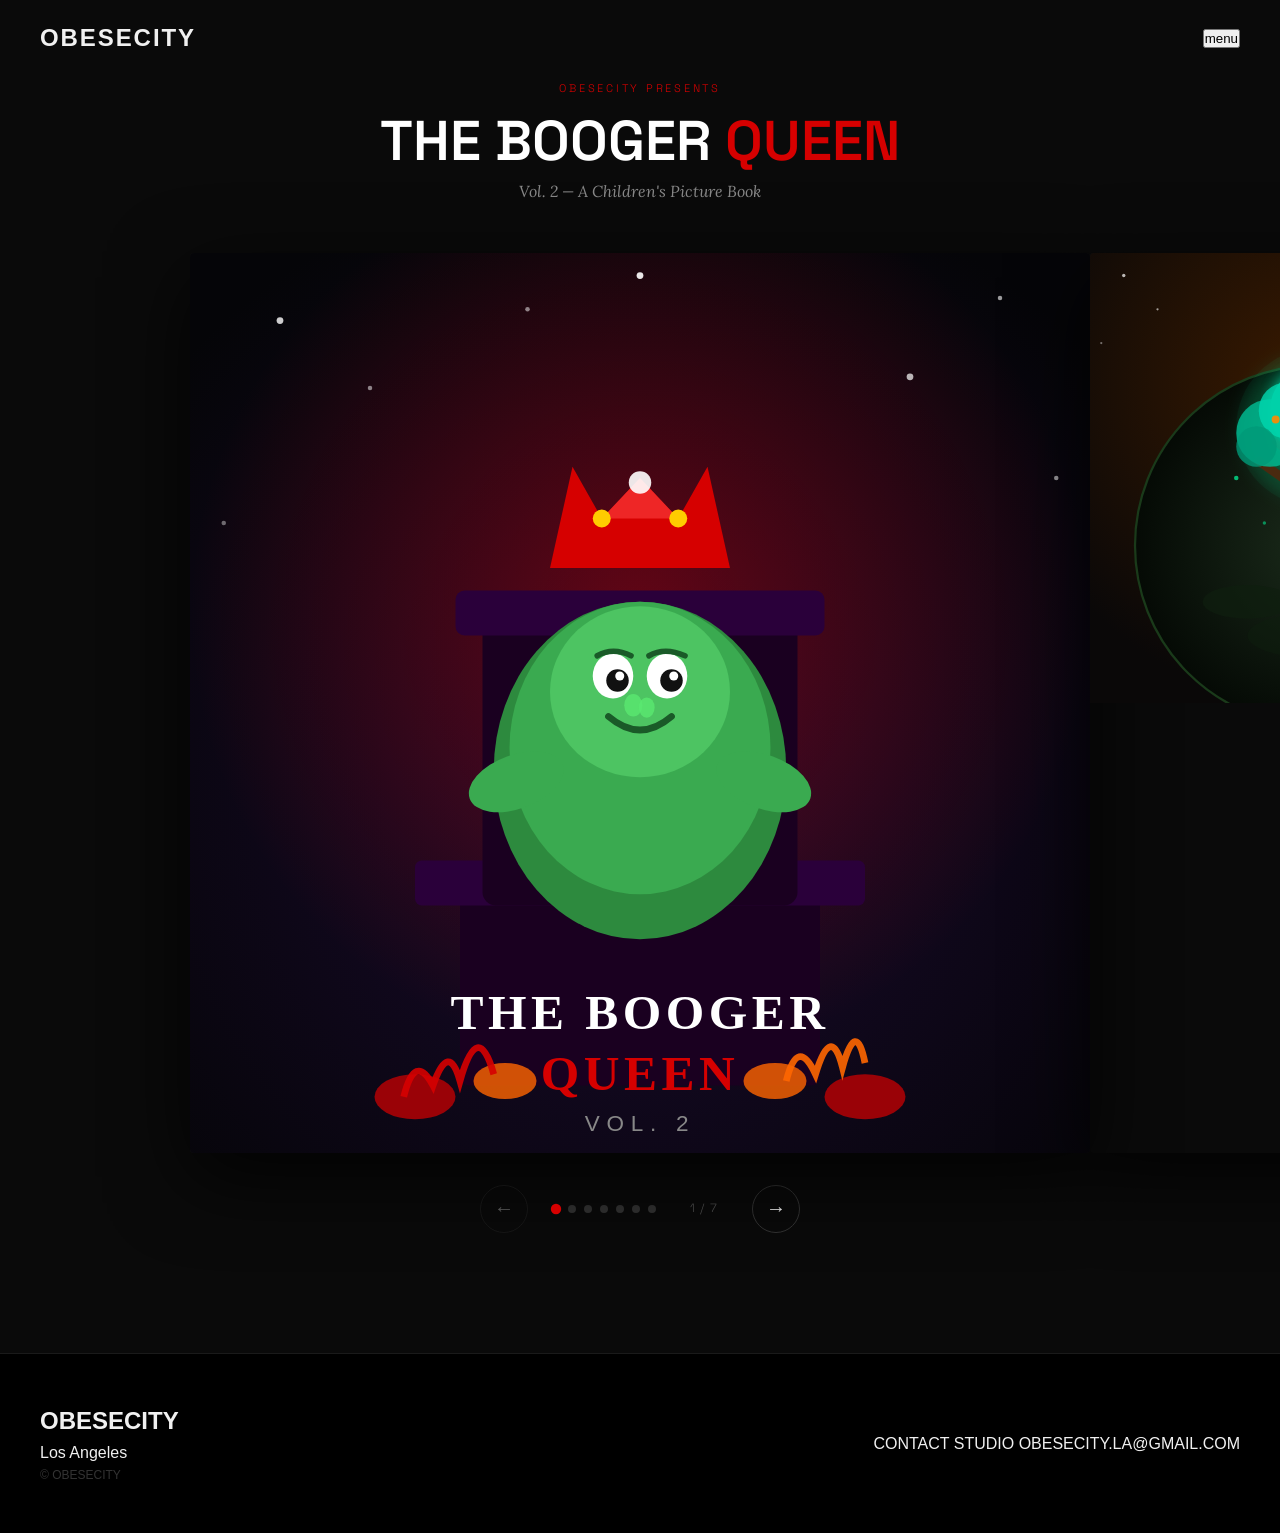
<file: book.html>
<!DOCTYPE html>
<html lang="en">
<head>
<meta charset="UTF-8">
<meta name="viewport" content="width=device-width, initial-scale=1.0">
<title>The Booger Queen — OBESECITY</title>
<link href="https://fonts.googleapis.com/css2?family=Space+Grotesk:wght@300;400;500;600&family=Lora:ital,wght@0,400;0,600;1,400&display=swap" rel="stylesheet">
<link rel="stylesheet" href="style.css">
<style>
/* BOOK VIEWER */
.book-viewer{background:#0a0a0a;min-height:100vh;padding:80px 0 120px;display:flex;flex-direction:column;align-items:center;}
.book-title-block{text-align:center;margin-bottom:48px;}
.book-title-block .eyebrow{font-family:'Space Grotesk',sans-serif;font-size:11px;letter-spacing:.25em;color:#d60000;text-transform:uppercase;margin-bottom:12px;}
.book-title-block h1{font-family:'Space Grotesk',sans-serif;font-size:clamp(2rem,5vw,3.5rem);font-weight:600;color:#fff;line-height:1.1;margin:0;}
.book-title-block h1 span{color:#d60000;}
.book-title-block .subtitle{font-family:'Lora',serif;font-style:italic;color:#888;font-size:1rem;margin-top:8px;}

/* CAROUSEL */
.carousel-wrap{width:min(900px,95vw);position:relative;}
.carousel-track{display:flex;transition:transform .5s cubic-bezier(.77,0,.18,1);will-change:transform;}
.book-slide{min-width:100%;display:grid;grid-template-columns:1fr 1fr;gap:0;border-radius:4px;overflow:hidden;box-shadow:0 24px 80px rgba(0,0,0,.8);}
.slide-art{background:#111;aspect-ratio:1/1;display:flex;align-items:center;justify-content:center;overflow:hidden;}
.slide-art svg{width:100%;height:100%;}
.slide-text{background:#f5f0e8;padding:clamp(24px,4vw,56px);display:flex;flex-direction:column;justify-content:center;gap:20px;}
.slide-text .page-num{font-family:'Space Grotesk',sans-serif;font-size:10px;letter-spacing:.2em;color:#999;text-transform:uppercase;}
.slide-text h2{font-family:'Space Grotesk',sans-serif;font-size:clamp(1rem,2.5vw,1.6rem);font-weight:600;color:#111;line-height:1.2;margin:0;}
.slide-text p{font-family:'Lora',serif;font-size:clamp(.9rem,1.5vw,1.1rem);line-height:1.8;color:#333;margin:0;}
.slide-text .spoken{font-family:'Lora',serif;font-style:italic;font-size:clamp(.85rem,1.4vw,1rem);color:#555;border-left:3px solid #d60000;padding-left:16px;margin-top:4px;}
/* COVER slide */
.slide-cover{grid-template-columns:1fr;background:#0d0d0d;}
.slide-cover .slide-art{aspect-ratio:auto;min-height:clamp(300px,50vw,560px);}

/* CONTROLS */
.carousel-controls{display:flex;align-items:center;justify-content:center;gap:24px;margin-top:32px;}
.carousel-btn{background:none;border:1px solid #333;color:#fff;width:48px;height:48px;border-radius:50%;cursor:pointer;font-size:20px;display:flex;align-items:center;justify-content:center;transition:all .2s;}
.carousel-btn:hover{background:#d60000;border-color:#d60000;}
.carousel-btn:disabled{opacity:.3;cursor:default;}
.dots{display:flex;gap:8px;align-items:center;}
.dot{width:8px;height:8px;border-radius:50%;background:#333;border:none;cursor:pointer;transition:all .2s;padding:0;}
.dot.active{background:#d60000;transform:scale(1.3);}
.slide-counter{font-family:'Space Grotesk',sans-serif;font-size:12px;color:#555;letter-spacing:.1em;min-width:48px;text-align:center;}

@media(max-width:640px){
  .book-slide{grid-template-columns:1fr;}
  .slide-art{aspect-ratio:1/1;}
  .slide-cover{grid-template-columns:1fr;}
}
</style>
</head>
<body>
<div class="page-transition-overlay"></div>
<div class="cursor-dot"></div>
<div class="cursor-ring"></div>
<nav class="nav" id="mainNav">
  <a href="index.html" class="nav-logo">OBESECITY</a>
  <button class="nav-menu-btn" id="menuBtn">menu</button>
</nav>
<div class="nav-overlay" id="navOverlay">
  <button class="nav-overlay-close" id="navClose">close</button>
  <ul class="nav-overlay-links">
    <li><a href="photography.html" class="nav-overlay-link">Photography</a></li>
    <li><a href="beats.html" class="nav-overlay-link">Beats</a></li>
    <li><a href="zines.html" class="nav-overlay-link">Zines</a></li>
    <li><a href="book.html" class="nav-overlay-link">Book</a></li>
    <li><a href="app.html" class="nav-overlay-link">App</a></li>
    <li><a href="contact.html" class="nav-overlay-link">Contact</a></li>
  </ul>
</div>
<!-- BOOK VIEWER SECTION -->
<main class="book-viewer">
  <div class="book-title-block">
    <div class="eyebrow">OBESECITY PRESENTS</div>
    <h1>THE BOOGER <span>QUEEN</span></h1>
    <p class="subtitle">Vol. 2 — A Children's Picture Book</p>
  </div>

  <div class="carousel-wrap">
    <div class="carousel-track" id="carouselTrack">

      <!-- SLIDE 1: COVER -->
      <div class="book-slide slide-cover">
        <div class="slide-art"><svg viewBox="0 0 400 400" xmlns="http://www.w3.org/2000/svg">
<defs>
  <radialGradient id="bggrad" cx="50%" cy="60%" r="70%">
    <stop offset="0%" stop-color="#1a0a2e"/>
    <stop offset="100%" stop-color="#050508"/>
  </radialGradient>
  <radialGradient id="glowQ" cx="50%" cy="40%" r="50%">
    <stop offset="0%" stop-color="#d60000" stop-opacity="0.4"/>
    <stop offset="100%" stop-color="#d60000" stop-opacity="0"/>
  </radialGradient>
  <filter id="glow"><feGaussianBlur stdDeviation="4" result="blur"/><feMerge><feMergeNode in="blur"/><feMergeNode in="SourceGraphic"/></feMerge></filter>
</defs>
<rect width="400" height="400" fill="url(#bggrad)"/>
<rect width="400" height="400" fill="url(#glowQ)"/>
<!-- Stars -->
<circle cx="40" cy="30" r="1.5" fill="#fff" opacity=".8"/>
<circle cx="360" cy="20" r="1" fill="#fff" opacity=".6"/>
<circle cx="80" cy="60" r="1" fill="#fff" opacity=".5"/>
<circle cx="320" cy="55" r="1.5" fill="#fff" opacity=".7"/>
<circle cx="15" cy="120" r="1" fill="#fff" opacity=".4"/>
<circle cx="385" cy="100" r="1" fill="#fff" opacity=".6"/>
<circle cx="200" cy="10" r="1.5" fill="#fff" opacity=".9"/>
<circle cx="150" cy="25" r="1" fill="#fff" opacity=".5"/>
<!-- Throne base -->
<rect x="120" y="280" width="160" height="90" fill="#1a0020" rx="4"/>
<rect x="100" y="270" width="200" height="20" fill="#2a003a" rx="3"/>
<!-- Throne back -->
<rect x="130" y="160" width="140" height="130" fill="#1a0020" rx="6"/>
<rect x="118" y="150" width="164" height="20" fill="#2a003a" rx="4"/>
<!-- Crown -->
<polygon points="170,95 183,118 200,100 217,118 230,95 240,140 160,140" fill="#d60000"/>
<polygon points="183,118 200,100 217,118" fill="#ff4040" opacity=".6"/>
<circle cx="200" cy="102" r="5" fill="#fff" opacity=".9"/>
<circle cx="183" cy="118" r="4" fill="#ffcc00"/>
<circle cx="217" cy="118" r="4" fill="#ffcc00"/>
<!-- Queen body - big green blob -->
<ellipse cx="200" cy="230" rx="65" ry="75" fill="#2d8a3e"/>
<ellipse cx="200" cy="220" rx="58" ry="65" fill="#3aaa50"/>
<!-- Queen face -->
<ellipse cx="200" cy="195" rx="40" ry="38" fill="#4dc462"/>
<!-- Eyes -->
<ellipse cx="188" cy="188" rx="9" ry="10" fill="#fff"/>
<ellipse cx="212" cy="188" rx="9" ry="10" fill="#fff"/>
<circle cx="190" cy="190" r="5" fill="#111"/>
<circle cx="214" cy="190" r="5" fill="#111"/>
<circle cx="191" cy="188" r="2" fill="#fff"/>
<circle cx="215" cy="188" r="2" fill="#fff"/>
<!-- Eyebrows -->
<path d="M181,179 Q188,175 196,179" stroke="#1a5a28" stroke-width="2.5" fill="none" stroke-linecap="round"/>
<path d="M204,179 Q211,175 220,179" stroke="#1a5a28" stroke-width="2.5" fill="none" stroke-linecap="round"/>
<!-- Smile -->
<path d="M186,206 Q200,218 214,206" stroke="#1a5a28" stroke-width="3" fill="none" stroke-linecap="round"/>
<!-- Boogers -->
<ellipse cx="197" cy="201" rx="4" ry="5" fill="#5ae870" opacity=".8"/>
<ellipse cx="203" cy="202" rx="3.5" ry="4.5" fill="#5ae870" opacity=".8"/>
<!-- Arms -->
<ellipse cx="145" cy="235" rx="22" ry="12" fill="#3aaa50" transform="rotate(-20,145,235)"/>
<ellipse cx="255" cy="235" rx="22" ry="12" fill="#3aaa50" transform="rotate(20,255,235)"/>
<!-- Flames at bottom -->
<ellipse cx="100" cy="375" rx="18" ry="10" fill="#d60000" opacity=".7"/>
<ellipse cx="140" cy="368" rx="14" ry="8" fill="#ff6600" opacity=".8"/>
<ellipse cx="260" cy="368" rx="14" ry="8" fill="#ff6600" opacity=".8"/>
<ellipse cx="300" cy="375" rx="18" ry="10" fill="#d60000" opacity=".7"/>
<path d="M95,375 Q100,355 108,370 Q115,350 120,368 Q128,340 135,365" stroke="#d60000" stroke-width="3" fill="none" opacity=".9"/>
<path d="M265,368 Q270,348 278,365 Q285,342 290,362 Q296,340 300,360" stroke="#ff6600" stroke-width="3" fill="none" opacity=".9"/>
<!-- Title text -->
<text x="200" y="345" text-anchor="middle" font-family="serif" font-size="22" font-weight="bold" fill="#fff" letter-spacing="2">THE BOOGER</text>
<text x="200" y="372" text-anchor="middle" font-family="serif" font-size="22" font-weight="bold" fill="#d60000" letter-spacing="2">QUEEN</text>
<text x="200" y="390" text-anchor="middle" font-family="sans-serif" font-size="10" fill="#888" letter-spacing="3">VOL. 2</text>
</svg></div>
      </div>

      <!-- SLIDE 2: THE REALM -->
      <div class="book-slide">
        <div class="slide-art"><svg viewBox="0 0 400 400" xmlns="http://www.w3.org/2000/svg">
<defs>
  <radialGradient id="sky2" cx="50%" cy="30%" r="70%">
    <stop offset="0%" stop-color="#3a1a00"/>
    <stop offset="100%" stop-color="#0a0808"/>
  </radialGradient>
  <radialGradient id="planet2" cx="50%" cy="50%" r="50%">
    <stop offset="0%" stop-color="#1a2a1a"/>
    <stop offset="100%" stop-color="#050a05"/>
  </radialGradient>
  <radialGradient id="treeGlow" cx="50%" cy="50%" r="60%">
    <stop offset="0%" stop-color="#00ffa0" stop-opacity="0.3"/>
    <stop offset="100%" stop-color="#00ffa0" stop-opacity="0"/>
  </radialGradient>
  <filter id="softglow"><feGaussianBlur stdDeviation="6" result="b"/><feMerge><feMergeNode in="b"/><feMergeNode in="SourceGraphic"/></feMerge></filter>
</defs>
<rect width="400" height="400" fill="url(#sky2)"/>
<!-- Stars -->
<circle cx="30" cy="20" r="1.5" fill="#fff" opacity=".7"/>
<circle cx="370" cy="35" r="1" fill="#fff" opacity=".5"/>
<circle cx="60" cy="50" r="1" fill="#fff" opacity=".6"/>
<circle cx="330" cy="25" r="1.5" fill="#fff" opacity=".8"/>
<circle cx="10" cy="80" r="1" fill="#fff" opacity=".4"/>
<circle cx="390" cy="70" r="1" fill="#fff" opacity=".6"/>
<circle cx="200" cy="15" r="2" fill="#00ffa0" opacity=".6"/>
<!-- Planet/world -->
<circle cx="200" cy="260" r="160" fill="url(#planet2)"/>
<circle cx="200" cy="260" r="160" fill="none" stroke="#1a3a1a" stroke-width="2"/>
<!-- Terrain details on planet -->
<ellipse cx="140" cy="310" rx="40" ry="15" fill="#0f1f0f" opacity=".7"/>
<ellipse cx="280" cy="295" rx="30" ry="12" fill="#0f1f0f" opacity=".6"/>
<ellipse cx="200" cy="340" rx="60" ry="20" fill="#0f1f0f" opacity=".5"/>
<!-- Tree trunk -->
<rect x="192" y="180" width="16" height="90" fill="#4a2a10" rx="4"/>
<!-- Tree glow aura -->
<circle cx="200" cy="155" r="70" fill="url(#treeGlow)" filter="url(#softglow)"/>
<!-- Tree branches -->
<line x1="200" y1="220" x2="150" y2="185" stroke="#4a2a10" stroke-width="8" stroke-linecap="round"/>
<line x1="200" y1="210" x2="248" y2="178" stroke="#4a2a10" stroke-width="7" stroke-linecap="round"/>
<line x1="200" y1="200" x2="165" y2="168" stroke="#4a2a10" stroke-width="6" stroke-linecap="round"/>
<line x1="200" y1="195" x2="232" y2="162" stroke="#4a2a10" stroke-width="6" stroke-linecap="round"/>
<line x1="200" y1="185" x2="185" y2="158" stroke="#4a2a10" stroke-width="5" stroke-linecap="round"/>
<line x1="200" y1="185" x2="215" y2="155" stroke="#4a2a10" stroke-width="5" stroke-linecap="round"/>
<!-- Teal leaf clusters -->
<circle cx="200" cy="140" r="40" fill="#00c8a0" opacity=".9" filter="url(#softglow)"/>
<circle cx="160" cy="160" r="30" fill="#00b890" opacity=".85"/>
<circle cx="240" cy="158" r="28" fill="#00b890" opacity=".85"/>
<circle cx="175" cy="140" r="25" fill="#00d8b0" opacity=".8"/>
<circle cx="225" cy="138" r="25" fill="#00d8b0" opacity=".8"/>
<circle cx="200" cy="115" r="22" fill="#00e8c0" opacity=".9"/>
<circle cx="148" cy="172" r="18" fill="#009a78" opacity=".8"/>
<circle cx="252" cy="170" r="18" fill="#009a78" opacity=".8"/>
<!-- Tiny glowing fruits -->
<circle cx="185" cy="128" r="4" fill="#ffcc00" opacity=".9"/>
<circle cx="215" cy="122" r="4" fill="#ffcc00" opacity=".9"/>
<circle cx="165" cy="148" r="3.5" fill="#ff8800" opacity=".9"/>
<circle cx="234" cy="145" r="3.5" fill="#ff8800" opacity=".9"/>
<!-- Fireflies/particles -->
<circle cx="130" cy="200" r="2" fill="#00ffa0" opacity=".7"/>
<circle cx="270" cy="190" r="2" fill="#00ffa0" opacity=".6"/>
<circle cx="155" cy="240" r="1.5" fill="#00ffa0" opacity=".5"/>
<circle cx="250" cy="235" r="1.5" fill="#00ffa0" opacity=".6"/>
</svg></div>
        <div class="slide-text">
          <div class="page-num">Page 1</div>
          <h2>A World Unlike Any Other</h2>
          <p>Far beyond the edges of where maps dare to venture, there exists a kingdom hidden in the folds of the universe — a living, breathing world ruled by the one they call The Booger Queen.</p>
          <p>The great glowing tree at the center of her realm had stood since before memory. Its teal branches reached like arms toward the stars, and every fruit it bore held a wish inside.</p>
        </div>
      </div>

      <!-- SLIDE 3: THE CAVE -->
      <div class="book-slide">
        <div class="slide-art"><svg viewBox="0 0 400 400" xmlns="http://www.w3.org/2000/svg">
<defs>
  <radialGradient id="bg3" cx="50%" cy="50%" r="70%">
    <stop offset="0%" stop-color="#0a0a15"/>
    <stop offset="100%" stop-color="#030305"/>
  </radialGradient>
  <radialGradient id="caveGlow" cx="50%" cy="60%" r="40%">
    <stop offset="0%" stop-color="#d60000" stop-opacity="0.25"/>
    <stop offset="100%" stop-color="#d60000" stop-opacity="0"/>
  </radialGradient>
</defs>
<rect width="400" height="400" fill="url(#bg3)"/>
<rect width="400" height="400" fill="url(#caveGlow)"/>
<!-- Cave mouth -->
<ellipse cx="200" cy="260" rx="110" ry="130" fill="#050505"/>
<ellipse cx="200" cy="255" rx="95" ry="115" fill="#080808"/>
<!-- Cave stalactites -->
<polygon points="120,130 135,170 150,130" fill="#111"/>
<polygon points="155,120 168,165 183,120" fill="#0f0f0f"/>
<polygon points="215,122 228,168 243,122" fill="#111"/>
<polygon points="248,128 262,172 278,128" fill="#0f0f0f"/>
<!-- Queen's crown peeking from darkness -->
<polygon points="155,175 168,198 185,178 202,198 218,178 232,198 245,175 250,215 150,215" fill="#d60000" opacity=".9"/>
<polygon points="168,198 185,178 202,198" fill="#ff4040" opacity=".6"/>
<circle cx="185" cy="180" r="4" fill="#ffcc00"/>
<circle cx="202" cy="180" r="5" fill="#fff" opacity=".9"/>
<circle cx="218" cy="180" r="4" fill="#ffcc00"/>
<!-- Glowing eyes in darkness -->
<ellipse cx="183" cy="238" rx="10" ry="11" fill="#d60000" opacity=".9"/>
<ellipse cx="217" cy="238" rx="10" ry="11" fill="#d60000" opacity=".9"/>
<circle cx="183" cy="238" r="5" fill="#ff2020"/>
<circle cx="217" cy="238" r="5" fill="#ff2020"/>
<circle cx="185" cy="236" r="2" fill="#fff"/>
<circle cx="219" cy="236" r="2" fill="#fff"/>
<!-- Tiny visitor outside cave -->
<ellipse cx="340" cy="330" rx="18" ry="20" fill="#4dc462"/>
<ellipse cx="340" cy="320" rx="13" ry="14" fill="#5ae870"/>
<circle cx="336" cy="318" r="3" fill="#111"/>
<circle cx="344" cy="318" r="3" fill="#111"/>
<circle cx="337" cy="317" r="1.2" fill="#fff"/>
<circle cx="345" cy="317" r="1.2" fill="#fff"/>
<path d="M334,325 Q340,330 346,325" stroke="#1a5a28" stroke-width="1.5" fill="none"/>
<!-- Small question marks/curiosity marks -->
<text x="354" y="305" font-family="serif" font-size="14" fill="#888" opacity=".6">?</text>
<text x="345" y="295" font-family="serif" font-size="10" fill="#666" opacity=".4">?</text>
<!-- Rocky ground -->
<ellipse cx="80" cy="380" rx="60" ry="25" fill="#111"/>
<ellipse cx="320" cy="385" rx="50" ry="20" fill="#111"/>
<ellipse cx="200" cy="395" rx="120" ry="20" fill="#0d0d0d"/>
<!-- Atmospheric particles -->
<circle cx="100" cy="150" r="1.5" fill="#d60000" opacity=".3"/>
<circle cx="300" cy="140" r="1.5" fill="#d60000" opacity=".3"/>
<circle cx="170" cy="350" r="1" fill="#5ae870" opacity=".4"/>
</svg></div>
        <div class="slide-text">
          <div class="page-num">Page 2</div>
          <h2>The Queen Watches</h2>
          <p>Deep inside the mountain cave at the heart of the kingdom, two burning eyes glowed in the dark — watching, waiting, always listening. She had ruled long enough to know when something was coming.</p>
          <p>And today, something was indeed coming. A small visitor had arrived at the edge of the kingdom, curious and unafraid.</p>
        </div>
      </div>

      <!-- SLIDE 4: THE GATE -->
      <div class="book-slide">
        <div class="slide-art"><svg viewBox="0 0 400 400" xmlns="http://www.w3.org/2000/svg">
<defs>
  <radialGradient id="bg4" cx="50%" cy="40%" r="60%">
    <stop offset="0%" stop-color="#1a0a00"/>
    <stop offset="100%" stop-color="#060402"/>
  </radialGradient>
  <radialGradient id="torchGlow" cx="50%" cy="50%" r="50%">
    <stop offset="0%" stop-color="#ff8800" stop-opacity="0.5"/>
    <stop offset="100%" stop-color="#ff8800" stop-opacity="0"/>
  </radialGradient>
</defs>
<rect width="400" height="400" fill="url(#bg4)"/>
<!-- Gate structure -->
<rect x="100" y="80" width="20" height="260" fill="#2a1a08" rx="3"/>
<rect x="280" y="80" width="20" height="260" fill="#2a1a08" rx="3"/>
<!-- Gate arch -->
<path d="M100,120 Q200,40 300,120" fill="none" stroke="#2a1a08" stroke-width="22"/>
<path d="M100,120 Q200,50 300,120" fill="none" stroke="#3a2a12" stroke-width="8"/>
<!-- Gate bars -->
<rect x="130" y="130" width="10" height="200" fill="#1e1208" rx="2"/>
<rect x="158" y="130" width="10" height="200" fill="#1e1208" rx="2"/>
<rect x="186" y="130" width="10" height="200" fill="#1e1208" rx="2"/>
<rect x="214" y="130" width="10" height="200" fill="#1e1208" rx="2"/>
<rect x="242" y="130" width="10" height="200" fill="#1e1208" rx="2"/>
<rect x="270" y="130" width="10" height="200" fill="#1e1208" rx="2"/>
<!-- Horizontal bar -->
<rect x="100" y="200" width="200" height="10" fill="#2a1a08" rx="2"/>
<!-- Left torch -->
<rect x="74" y="130" width="6" height="25" fill="#5a3a10"/>
<ellipse cx="77" cy="125" rx="8" ry="5" fill="#ff8800"/>
<ellipse cx="77" cy="110" rx="5" ry="15" fill="#ffcc00" opacity=".9"/>
<ellipse cx="77" cy="105" rx="3" ry="10" fill="#fff" opacity=".7"/>
<!-- Right torch -->
<rect x="320" y="130" width="6" height="25" fill="#5a3a10"/>
<ellipse cx="323" cy="125" rx="8" ry="5" fill="#ff8800"/>
<ellipse cx="323" cy="110" rx="5" ry="15" fill="#ffcc00" opacity=".9"/>
<ellipse cx="323" cy="105" rx="3" ry="10" fill="#fff" opacity=".7"/>
<!-- Torch glow blobs -->
<circle cx="77" cy="130" r="30" fill="url(#torchGlow)"/>
<circle cx="323" cy="130" r="30" fill="url(#torchGlow)"/>
<!-- Visitor blob shouting at gate -->
<ellipse cx="200" cy="330" rx="40" ry="45" fill="#2d8a3e"/>
<ellipse cx="200" cy="320" rx="34" ry="37" fill="#3aaa50"/>
<ellipse cx="200" cy="302" rx="26" ry="24" fill="#4dc462"/>
<!-- Blob face -->
<ellipse cx="192" cy="298" rx="6" ry="7" fill="#fff"/>
<ellipse cx="208" cy="298" rx="6" ry="7" fill="#fff"/>
<circle cx="193" cy="300" r="3.5" fill="#111"/>
<circle cx="209" cy="300" r="3.5" fill="#111"/>
<circle cx="194" cy="298" r="1.5" fill="#fff"/>
<circle cx="210" cy="298" r="1.5" fill="#fff"/>
<!-- Open shouting mouth -->
<ellipse cx="200" cy="313" rx="10" ry="7" fill="#1a1a1a"/>
<ellipse cx="200" cy="311" rx="8" ry="4" fill="#8a0000"/>
<!-- Sound waves -->
<path d="M222,305 Q232,300 222,295" stroke="#d60000" stroke-width="2" fill="none" opacity=".7"/>
<path d="M228,308 Q242,300 228,292" stroke="#d60000" stroke-width="2" fill="none" opacity=".5"/>
<path d="M235,311 Q253,300 235,289" stroke="#d60000" stroke-width="1.5" fill="none" opacity=".3"/>
</svg></div>
        <div class="slide-text">
          <div class="page-num">Page 3</div>
          <h2>Open the Gates!</h2>
          <p class="spoken">"OPEN THE GATES!"</p>
          <p>A loud voice rang out — the kind of voice you'd make if you pinched your nose tight and then yelled as hard as you possibly could. It was strange and magnificent all at once.</p>
          <p>The ancient iron gates had not been opened in a very long time. The whole kingdom held its breath.</p>
        </div>
      </div>

      <!-- SLIDE 5: SOLDIERS -->
      <div class="book-slide">
        <div class="slide-art"><svg viewBox="0 0 400 400" xmlns="http://www.w3.org/2000/svg">
<defs>
  <linearGradient id="path5" x1="0%" y1="0%" x2="0%" y2="100%">
    <stop offset="0%" stop-color="#1a0a2e"/>
    <stop offset="100%" stop-color="#0a0510"/>
  </linearGradient>
</defs>
<rect width="400" height="400" fill="url(#path5)"/>
<!-- Cobblestone path down center -->
<polygon points="160,400 240,400 280,180 120,180" fill="#1a1020"/>
<line x1="200" y1="400" x2="200" y2="180" stroke="#2a1a35" stroke-width="2" opacity=".5"/>
<line x1="160" y1="320" x2="240" y2="320" stroke="#2a1a35" stroke-width="1" opacity=".4"/>
<line x1="148" y1="260" x2="252" y2="260" stroke="#2a1a35" stroke-width="1" opacity=".4"/>
<line x1="136" y1="210" x2="264" y2="210" stroke="#2a1a35" stroke-width="1" opacity=".4"/>

<!-- LEFT SIDE SOLDIERS (row of 4 blobs with spears) -->
<!-- Soldier L1 closest -->
<ellipse cx="100" cy="360" rx="25" ry="28" fill="#226b30"/>
<ellipse cx="100" cy="348" rx="18" ry="18" fill="#2d8a3e"/>
<circle cx="96" cy="345" r="4" fill="#fff" opacity=".9"/>
<circle cx="104" cy="345" r="4" fill="#fff" opacity=".9"/>
<circle cx="97" cy="346" r="2" fill="#111"/>
<circle cx="105" cy="346" r="2" fill="#111"/>
<line x1="120" y1="310" x2="120" y2="370" stroke="#5a3a10" stroke-width="3"/>
<polygon points="120,305 115,318 125,318" fill="#aaa"/>
<!-- Stripes on soldier -->
<line x1="80" y1="355" x2="120" y2="355" stroke="#1a5a28" stroke-width="2" opacity=".6"/>
<line x1="82" y1="365" x2="118" y2="365" stroke="#1a5a28" stroke-width="2" opacity=".6"/>

<!-- Soldier L2 -->
<ellipse cx="65" cy="320" rx="20" ry="22" fill="#226b30" opacity=".9"/>
<ellipse cx="65" cy="310" rx="15" ry="15" fill="#2d8a3e"/>
<circle cx="61" cy="307" r="3" fill="#fff" opacity=".9"/>
<circle cx="69" cy="307" r="3" fill="#fff" opacity=".9"/>
<circle cx="62" cy="308" r="1.5" fill="#111"/>
<circle cx="70" cy="308" r="1.5" fill="#111"/>
<line x1="82" y1="275" x2="82" y2="330" stroke="#5a3a10" stroke-width="2.5"/>
<polygon points="82,271 78,282 86,282" fill="#aaa"/>

<!-- Soldier L3 -->
<ellipse cx="38" cy="285" rx="16" ry="18" fill="#226b30" opacity=".8"/>
<ellipse cx="38" cy="276" rx="12" ry="12" fill="#2d8a3e"/>
<circle cx="35" cy="274" r="2.5" fill="#fff" opacity=".9"/>
<circle cx="41" cy="274" r="2.5" fill="#fff" opacity=".9"/>
<line x1="53" y1="248" x2="53" y2="295" stroke="#5a3a10" stroke-width="2"/>
<polygon points="53,244 50,255 56,255" fill="#aaa"/>

<!-- Soldier L4 farthest -->
<ellipse cx="18" cy="258" rx="12" ry="14" fill="#226b30" opacity=".6"/>
<ellipse cx="18" cy="251" rx="9" ry="9" fill="#2d8a3e" opacity=".8"/>
<line x1="30" y1="228" x2="30" y2="265" stroke="#5a3a10" stroke-width="1.5" opacity=".7"/>
<polygon points="30,225 28,233 32,233" fill="#aaa" opacity=".7"/>

<!-- RIGHT SIDE SOLDIERS (mirror) -->
<ellipse cx="300" cy="360" rx="25" ry="28" fill="#226b30"/>
<ellipse cx="300" cy="348" rx="18" ry="18" fill="#2d8a3e"/>
<circle cx="296" cy="345" r="4" fill="#fff" opacity=".9"/>
<circle cx="304" cy="345" r="4" fill="#fff" opacity=".9"/>
<circle cx="297" cy="346" r="2" fill="#111"/>
<circle cx="305" cy="346" r="2" fill="#111"/>
<line x1="280" y1="310" x2="280" y2="370" stroke="#5a3a10" stroke-width="3"/>
<polygon points="280,305 275,318 285,318" fill="#aaa"/>
<line x1="280" y1="355" x2="320" y2="355" stroke="#1a5a28" stroke-width="2" opacity=".6"/>
<line x1="282" y1="365" x2="318" y2="365" stroke="#1a5a28" stroke-width="2" opacity=".6"/>

<ellipse cx="335" cy="320" rx="20" ry="22" fill="#226b30" opacity=".9"/>
<ellipse cx="335" cy="310" rx="15" ry="15" fill="#2d8a3e"/>
<circle cx="331" cy="307" r="3" fill="#fff" opacity=".9"/>
<circle cx="339" cy="307" r="3" fill="#fff" opacity=".9"/>
<circle cx="332" cy="308" r="1.5" fill="#111"/>
<circle cx="340" cy="308" r="1.5" fill="#111"/>
<line x1="318" y1="275" x2="318" y2="330" stroke="#5a3a10" stroke-width="2.5"/>
<polygon points="318,271 314,282 322,282" fill="#aaa"/>

<ellipse cx="362" cy="285" rx="16" ry="18" fill="#226b30" opacity=".8"/>
<ellipse cx="362" cy="276" rx="12" ry="12" fill="#2d8a3e"/>
<circle cx="359" cy="274" r="2.5" fill="#fff" opacity=".9"/>
<circle cx="365" cy="274" r="2.5" fill="#fff" opacity=".9"/>
<line x1="347" y1="248" x2="347" y2="295" stroke="#5a3a10" stroke-width="2"/>
<polygon points="347,244 344,255 350,255" fill="#aaa"/>

<ellipse cx="382" cy="258" rx="12" ry="14" fill="#226b30" opacity=".6"/>
<ellipse cx="382" cy="251" rx="9" ry="9" fill="#2d8a3e" opacity=".8"/>
<line x1="370" y1="228" x2="370" y2="265" stroke="#5a3a10" stroke-width="1.5" opacity=".7"/>
<polygon points="370,225 368,233 372,233" fill="#aaa" opacity=".7"/>

<!-- Queen on distant throne at top -->
<rect x="155" y="90" width="90" height="80" fill="#1a0020" rx="4"/>
<rect x="148" y="82" width="104" height="16" fill="#2a003a" rx="3"/>
<!-- Queen on throne (small) -->
<ellipse cx="200" cy="140" rx="28" ry="32" fill="#2d8a3e"/>
<ellipse cx="200" cy="128" rx="18" ry="18" fill="#4dc462"/>
<!-- Crown small -->
<polygon points="188,105 193,115 200,107 207,115 212,105 215,125 185,125" fill="#d60000"/>
<circle cx="200" cy="109" r="3" fill="#fff" opacity=".9"/>
<!-- Red carpet -->
<polygon points="175,160 225,160 240,400 160,400" fill="#5a0000" opacity=".4"/>
</svg></div>
        <div class="slide-text">
          <div class="page-num">Page 4</div>
          <h2>The Gates Opened</h2>
          <p>With a groan like thunder, the great gates swung wide. Hundreds of soldiers lined every inch of the path — striped blobs in perfect rows, each one holding a spear that gleamed in the torchlight.</p>
          <p>And there, at the far end of it all, sat the Booger Queen upon her throne. She did not move. She did not speak. She only watched.</p>
        </div>
      </div>

      <!-- SLIDE 6: THE CREATOR -->
      <div class="book-slide">
        <div class="slide-art"><svg viewBox="0 0 400 400" xmlns="http://www.w3.org/2000/svg">
<defs>
  <radialGradient id="bg6" cx="50%" cy="30%" r="70%">
    <stop offset="0%" stop-color="#0a1a0a"/>
    <stop offset="100%" stop-color="#030808"/>
  </radialGradient>
  <radialGradient id="aura6" cx="50%" cy="35%" r="50%">
    <stop offset="0%" stop-color="#4dc462" stop-opacity="0.3"/>
    <stop offset="100%" stop-color="#4dc462" stop-opacity="0"/>
  </radialGradient>
</defs>
<rect width="400" height="400" fill="url(#bg6)"/>
<rect width="400" height="400" fill="url(#aura6)"/>
<!-- Giant Queen face looming from above -->
<!-- Big blob body top -->
<ellipse cx="200" cy="60" rx="180" ry="130" fill="#2d8a3e"/>
<ellipse cx="200" cy="50" rx="165" ry="115" fill="#3aaa50"/>
<!-- Giant crown -->
<polygon points="100,0 118,38 140,10 162,42 184,5 200,0 216,5 238,42 260,10 282,38 300,0 310,60 90,60" fill="#d60000"/>
<polygon points="118,38 140,10 162,42" fill="#ff4040" opacity=".5"/>
<polygon points="162,42 184,5 216,5 238,42" fill="#ff4040" opacity=".5"/>
<polygon points="238,42 260,10 282,38" fill="#ff4040" opacity=".5"/>
<circle cx="140" cy="12" r="6" fill="#ffcc00"/>
<circle cx="184" cy="6" r="8" fill="#fff" opacity=".9"/>
<circle cx="200" cy="2" r="7" fill="#ffcc00"/>
<circle cx="216" cy="6" r="8" fill="#fff" opacity=".9"/>
<circle cx="260" cy="12" r="6" fill="#ffcc00"/>
<!-- Giant face -->
<ellipse cx="200" cy="115" rx="120" ry="95" fill="#4dc462"/>
<!-- Eyes - huge and expressive -->
<ellipse cx="162" cy="98" rx="28" ry="30" fill="#fff"/>
<ellipse cx="238" cy="98" rx="28" ry="30" fill="#fff"/>
<circle cx="165" cy="101" r="17" fill="#111"/>
<circle cx="241" cy="101" r="17" fill="#111"/>
<circle cx="168" cy="95" r="7" fill="#fff"/>
<circle cx="244" cy="95" r="7" fill="#fff"/>
<!-- Iris detail -->
<circle cx="162" cy="98" r="10" fill="#1a4a20" opacity=".6"/>
<circle cx="238" cy="98" r="10" fill="#1a4a20" opacity=".6"/>
<!-- Eyebrows raised -->
<path d="M138,70 Q162,60 186,72" stroke="#1a5a28" stroke-width="5" fill="none" stroke-linecap="round"/>
<path d="M214,72 Q238,60 262,70" stroke="#1a5a28" stroke-width="5" fill="none" stroke-linecap="round"/>
<!-- Smile - big toothy -->
<path d="M155,148 Q200,178 245,148" stroke="#1a5a28" stroke-width="4" fill="none" stroke-linecap="round"/>
<ellipse cx="200" cy="158" rx="35" ry="14" fill="#fff" opacity=".9"/>
<line x1="178" y1="148" x2="178" y2="172" stroke="#1a5a28" stroke-width="2"/>
<line x1="190" y1="148" x2="190" y2="172" stroke="#1a5a28" stroke-width="2"/>
<line x1="200" y1="148" x2="200" y2="172" stroke="#1a5a28" stroke-width="2"/>
<line x1="210" y1="148" x2="210" y2="172" stroke="#1a5a28" stroke-width="2"/>
<line x1="222" y1="148" x2="222" y2="172" stroke="#1a5a28" stroke-width="2"/>
<!-- Booger drips -->
<path d="M195,175 Q192,192 195,205" stroke="#5ae870" stroke-width="5" fill="none" stroke-linecap="round"/>
<circle cx="195" cy="208" r="5" fill="#5ae870"/>
<path d="M205,174 Q208,190 206,202" stroke="#5ae870" stroke-width="4" fill="none" stroke-linecap="round"/>
<circle cx="206" cy="205" r="4" fill="#5ae870"/>
<!-- Tiny soldiers below in awe -->
<ellipse cx="60" cy="380" rx="12" ry="14" fill="#226b30"/>
<ellipse cx="60" cy="370" rx="9" ry="10" fill="#2d8a3e"/>
<circle cx="57" cy="368" r="2.5" fill="#fff" opacity=".9"/>
<circle cx="63" cy="368" r="2.5" fill="#fff" opacity=".9"/>
<ellipse cx="100" cy="385" rx="14" ry="16" fill="#226b30"/>
<ellipse cx="100" cy="373" rx="10" ry="11" fill="#2d8a3e"/>
<circle cx="97" cy="371" r="3" fill="#fff" opacity=".9"/>
<circle cx="103" cy="371" r="3" fill="#fff" opacity=".9"/>
<ellipse cx="145" cy="388" rx="16" ry="18" fill="#226b30"/>
<ellipse cx="145" cy="374" rx="12" ry="13" fill="#2d8a3e"/>
<ellipse cx="255" cy="388" rx="16" ry="18" fill="#226b30"/>
<ellipse cx="255" cy="374" rx="12" ry="13" fill="#2d8a3e"/>
<ellipse cx="300" cy="385" rx="14" ry="16" fill="#226b30"/>
<ellipse cx="300" cy="373" rx="10" ry="11" fill="#2d8a3e"/>
<ellipse cx="340" cy="380" rx="12" ry="14" fill="#226b30"/>
<ellipse cx="340" cy="370" rx="9" ry="10" fill="#2d8a3e"/>
<!-- Awe stars/sparkles around soldiers -->
<text x="48" y="355" font-size="12" fill="#ffcc00" opacity=".7">★</text>
<text x="88" y="358" font-size="10" fill="#ffcc00" opacity=".6">✦</text>
<text x="328" y="355" font-size="12" fill="#ffcc00" opacity=".7">★</text>
</svg></div>
        <div class="slide-text">
          <div class="page-num">Page 5</div>
          <h2>Our Creator Is Here!</h2>
          <p class="spoken">"Our creator is here! Our creator is HERE!"</p>
          <p>One of the soldiers could not contain themselves. The shout spread like wildfire through the ranks, soldier to soldier, voice to voice, until the entire kingdom was trembling with the words.</p>
          <p>The Queen rose to her full, impossible height. Her shadow fell across everything.</p>
        </div>
      </div>

      <!-- SLIDE 7: THE HOPE -->
      <div class="book-slide">
        <div class="slide-art"><svg viewBox="0 0 400 400" xmlns="http://www.w3.org/2000/svg">
<defs>
  <radialGradient id="bg7" cx="50%" cy="50%" r="70%">
    <stop offset="0%" stop-color="#0f0a20"/>
    <stop offset="100%" stop-color="#050308"/>
  </radialGradient>
  <radialGradient id="centerGlow" cx="50%" cy="50%" r="50%">
    <stop offset="0%" stop-color="#d60000" stop-opacity="0.2"/>
    <stop offset="100%" stop-color="#d60000" stop-opacity="0"/>
  </radialGradient>
</defs>
<rect width="400" height="400" fill="url(#bg7)"/>
<rect width="400" height="400" fill="url(#centerGlow)"/>
<!-- Stars/sparkles scattered -->
<circle cx="30" cy="30" r="1.5" fill="#fff" opacity=".7"/>
<circle cx="370" cy="40" r="1.5" fill="#fff" opacity=".6"/>
<circle cx="50" cy="80" r="1" fill="#fff" opacity=".5"/>
<circle cx="350" cy="70" r="1" fill="#fff" opacity=".5"/>
<circle cx="380" cy="200" r="1.5" fill="#fff" opacity=".4"/>
<circle cx="20" cy="200" r="1.5" fill="#fff" opacity=".4"/>
<text x="355" y="30" font-size="12" fill="#ffcc00" opacity=".5">★</text>
<text x="22" y="45" font-size="10" fill="#ffcc00" opacity=".4">✦</text>

<!-- Orbiting blob creatures (swirling around queen) -->
<!-- Orbit paths (faint rings) -->
<ellipse cx="200" cy="200" rx="140" ry="80" fill="none" stroke="#2a1a3a" stroke-width="1" opacity=".4" stroke-dasharray="5,5"/>
<ellipse cx="200" cy="200" rx="100" ry="55" fill="none" stroke="#2a1a3a" stroke-width="1" opacity=".3" stroke-dasharray="3,3"/>

<!-- Small blobs orbiting -->
<ellipse cx="65" cy="165" rx="16" ry="18" fill="#226b30"/>
<ellipse cx="65" cy="156" rx="12" ry="12" fill="#2d8a3e"/>
<circle cx="62" cy="154" r="3" fill="#fff" opacity=".9"/>
<circle cx="68" cy="154" r="3" fill="#fff" opacity=".9"/>

<ellipse cx="120" cy="100" rx="14" ry="16" fill="#1e5e2a"/>
<ellipse cx="120" cy="92" rx="10" ry="10" fill="#2d8a3e"/>
<circle cx="117" cy="90" r="2.5" fill="#fff" opacity=".9"/>
<circle cx="123" cy="90" r="2.5" fill="#fff" opacity=".9"/>

<ellipse cx="200" cy="80" rx="18" ry="20" fill="#226b30"/>
<ellipse cx="200" cy="70" rx="13" ry="13" fill="#3aaa50"/>
<circle cx="196" cy="68" r="3.5" fill="#fff" opacity=".9"/>
<circle cx="204" cy="68" r="3.5" fill="#fff" opacity=".9"/>

<ellipse cx="280" cy="95" rx="14" ry="16" fill="#1e5e2a"/>
<ellipse cx="280" cy="87" rx="10" ry="10" fill="#2d8a3e"/>
<circle cx="277" cy="85" r="2.5" fill="#fff" opacity=".9"/>
<circle cx="283" cy="85" r="2.5" fill="#fff" opacity=".9"/>

<ellipse cx="340" cy="158" rx="16" ry="18" fill="#226b30"/>
<ellipse cx="340" cy="149" rx="12" ry="12" fill="#2d8a3e"/>
<circle cx="337" cy="147" r="3" fill="#fff" opacity=".9"/>
<circle cx="343" cy="147" r="3" fill="#fff" opacity=".9"/>

<ellipse cx="345" cy="240" rx="15" ry="17" fill="#1e5e2a"/>
<ellipse cx="345" cy="231" rx="11" ry="11" fill="#2d8a3e"/>
<circle cx="342" cy="229" r="3" fill="#fff" opacity=".9"/>
<circle cx="348" cy="229" r="3" fill="#fff" opacity=".9"/>

<ellipse cx="280" cy="305" rx="14" ry="15" fill="#226b30"/>
<ellipse cx="280" cy="297" rx="10" ry="10" fill="#3aaa50"/>
<circle cx="277" cy="295" r="2.5" fill="#fff" opacity=".9"/>
<circle cx="283" cy="295" r="2.5" fill="#fff" opacity=".9"/>

<ellipse cx="120" cy="305" rx="14" ry="15" fill="#226b30"/>
<ellipse cx="120" cy="297" rx="10" ry="10" fill="#3aaa50"/>
<circle cx="117" cy="295" r="2.5" fill="#fff" opacity=".9"/>
<circle cx="123" cy="295" r="2.5" fill="#fff" opacity=".9"/>

<ellipse cx="55" cy="240" rx="16" ry="18" fill="#1e5e2a"/>
<ellipse cx="55" cy="231" rx="12" ry="12" fill="#2d8a3e"/>
<circle cx="52" cy="229" r="3" fill="#fff" opacity=".9"/>
<circle cx="58" cy="229" r="3" fill="#fff" opacity=".9"/>

<!-- CENTER: Queen - large, glowing, hopeful -->
<ellipse cx="200" cy="225" rx="58" ry="65" fill="#2d8a3e"/>
<ellipse cx="200" cy="215" rx="50" ry="55" fill="#3aaa50"/>
<ellipse cx="200" cy="192" rx="36" ry="34" fill="#4dc462"/>
<!-- Crown on queen -->
<polygon points="180,162 188,178 200,165 212,178 220,162 225,186 175,186" fill="#d60000"/>
<polygon points="188,178 200,165 212,178" fill="#ff4040" opacity=".6"/>
<circle cx="200" cy="167" r="5" fill="#fff" opacity=".9"/>
<circle cx="188" cy="177" r="3.5" fill="#ffcc00"/>
<circle cx="212" cy="177" r="3.5" fill="#ffcc00"/>
<!-- Queen face - hopeful expression -->
<ellipse cx="190" cy="185" rx="8" ry="8.5" fill="#fff"/>
<ellipse cx="210" cy="185" rx="8" ry="8.5" fill="#fff"/>
<circle cx="191" cy="187" r="4.5" fill="#111"/>
<circle cx="211" cy="187" r="4.5" fill="#111"/>
<!-- Stars in eyes - hopeful! -->
<circle cx="191" cy="185" r="2" fill="#fff"/>
<circle cx="211" cy="185" r="2" fill="#fff"/>
<text x="188" y="185" font-size="5" fill="#ffcc00">★</text>
<text x="208" y="185" font-size="5" fill="#ffcc00">★</text>
<!-- Nervous/hopeful smile -->
<path d="M186,200 Q200,212 214,200" stroke="#1a5a28" stroke-width="3" fill="none" stroke-linecap="round"/>
<!-- Crossed fingers / prayer hands hint -->
<ellipse cx="165" cy="230" rx="14" ry="8" fill="#3aaa50" transform="rotate(-30,165,230)"/>
<ellipse cx="235" cy="230" rx="14" ry="8" fill="#3aaa50" transform="rotate(30,235,230)"/>
<!-- Sparkles of hope around queen -->
<text x="150" y="175" font-size="14" fill="#ffcc00" opacity=".8">✦</text>
<text x="238" y="172" font-size="12" fill="#ffcc00" opacity=".7">★</text>
<text x="165" y="250" font-size="10" fill="#ff8800" opacity=".6">✦</text>
<text x="228" y="248" font-size="10" fill="#ff8800" opacity=".6">✦</text>
</svg></div>
        <div class="slide-text">
          <div class="page-num">Page 6</div>
          <h2>Pick Me. Please.</h2>
          <p>The Queen stepped forward and spoke in a voice like distant thunder wrapped in velvet:</p>
          <p class="spoken">"May our creator choose any one of us — to lead a new and glorious path."</p>
          <p>Every eye in the kingdom turned upward. Every blob stood still. And then, in the quietest whisper she had ever whispered, the Booger Queen added:</p>
          <p class="spoken" style="color:#d60000;">"...I hope it's me."</p>
        </div>
      </div>

    </div><!-- end track -->
  </div><!-- end carousel-wrap -->

  <!-- CONTROLS -->
  <div class="carousel-controls">
    <button class="carousel-btn" id="prevBtn" aria-label="Previous" disabled>&#8592;</button>
    <div class="dots" id="dotContainer"></div>
    <span class="slide-counter" id="slideCounter">1 / 7</span>
    <button class="carousel-btn" id="nextBtn" aria-label="Next">&#8594;</button>
  </div>

</main>
<footer class="footer">
  <div class="footer-inner">
    <div class="footer-left">
      <div class="footer-logo">OBESECITY</div>
      <p>Los Angeles</p>
      <p class="footer-copy">&copy; OBESECITY</p>
    </div>
    <nav class="footer-nav">
      <a href="contact.html">CONTACT</a>
      <a href="studio.html">STUDIO</a>
      <a href="mailto:obesecity.la@gmail.com">OBESECITY.LA@GMAIL.COM</a>
    </nav>
  </div>
</footer>

<script>
(function(){
  // Cursor
  const dot=document.querySelector('.cursor-dot');
  const ring=document.querySelector('.cursor-ring');
  if(window.matchMedia('(pointer:fine)').matches){
    document.addEventListener('mousemove',e=>{
      dot.style.transform='translate('+e.clientX+'px,'+e.clientY+'px)';
      ring.style.transform='translate('+(e.clientX-12)+'px,'+(e.clientY-12)+'px)';
    });
    document.querySelectorAll('a,button').forEach(el=>{
      el.addEventListener('mouseenter',()=>ring.classList.add('hovered'));
      el.addEventListener('mouseleave',()=>ring.classList.remove('hovered'));
    });
  }
  // Nav scroll
  const nav=document.getElementById('mainNav');
  window.addEventListener('scroll',()=>nav.classList.toggle('scrolled',window.scrollY>60));
  document.getElementById('menuBtn').addEventListener('click',()=>document.getElementById('navOverlay').classList.add('open'));
  document.getElementById('navClose').addEventListener('click',()=>document.getElementById('navOverlay').classList.remove('open'));
  // Page transitions
  const overlay=document.querySelector('.page-transition-overlay');
  document.querySelectorAll('a[href]').forEach(link=>{
    const href=link.getAttribute('href');
    if(href&&!href.startsWith('http')&&!href.startsWith('mailto')&&!href.startsWith('#')){
      link.addEventListener('click',e=>{
        e.preventDefault();
        overlay.classList.add('active');
        setTimeout(()=>window.location.href=href,400);
      });
    }
  });
  setTimeout(()=>overlay.classList.remove('active'),100);
  // Carousel
  const track=document.getElementById('carouselTrack');
  const slides=track.children;
  const total=slides.length;
  const counter=document.getElementById('slideCounter');
  const prevBtn=document.getElementById('prevBtn');
  const nextBtn=document.getElementById('nextBtn');
  const dotContainer=document.getElementById('dotContainer');
  let current=0;
  // Build dots
  for(let i=0;i<total;i++){
    const d=document.createElement('button');
    d.className='dot'+(i===0?' active':'');
    d.setAttribute('aria-label','Go to slide '+(i+1));
    d.addEventListener('click',()=>goTo(i));
    dotContainer.appendChild(d);
  }
  function goTo(n){
    current=Math.max(0,Math.min(n,total-1));
    track.style.transform='translateX(-'+current+'00%)';
    counter.textContent=(current+1)+' / '+total;
    prevBtn.disabled=current===0;
    nextBtn.disabled=current===total-1;
    dotContainer.querySelectorAll('.dot').forEach((d,i)=>d.classList.toggle('active',i===current));
  }
  prevBtn.addEventListener('click',()=>goTo(current-1));
  nextBtn.addEventListener('click',()=>goTo(current+1));
  // Keyboard nav
  document.addEventListener('keydown',e=>{
    if(e.key==='ArrowRight'||e.key==='ArrowDown')goTo(current+1);
    if(e.key==='ArrowLeft'||e.key==='ArrowUp')goTo(current-1);
  });
  // Touch swipe
  let startX=0;
  track.addEventListener('touchstart',e=>startX=e.touches[0].clientX,{passive:true});
  track.addEventListener('touchend',e=>{
    const dx=e.changedTouches[0].clientX-startX;
    if(Math.abs(dx)>40){dx<0?goTo(current+1):goTo(current-1);}
  });
})();
</script>
</body>
  </html>
</file>
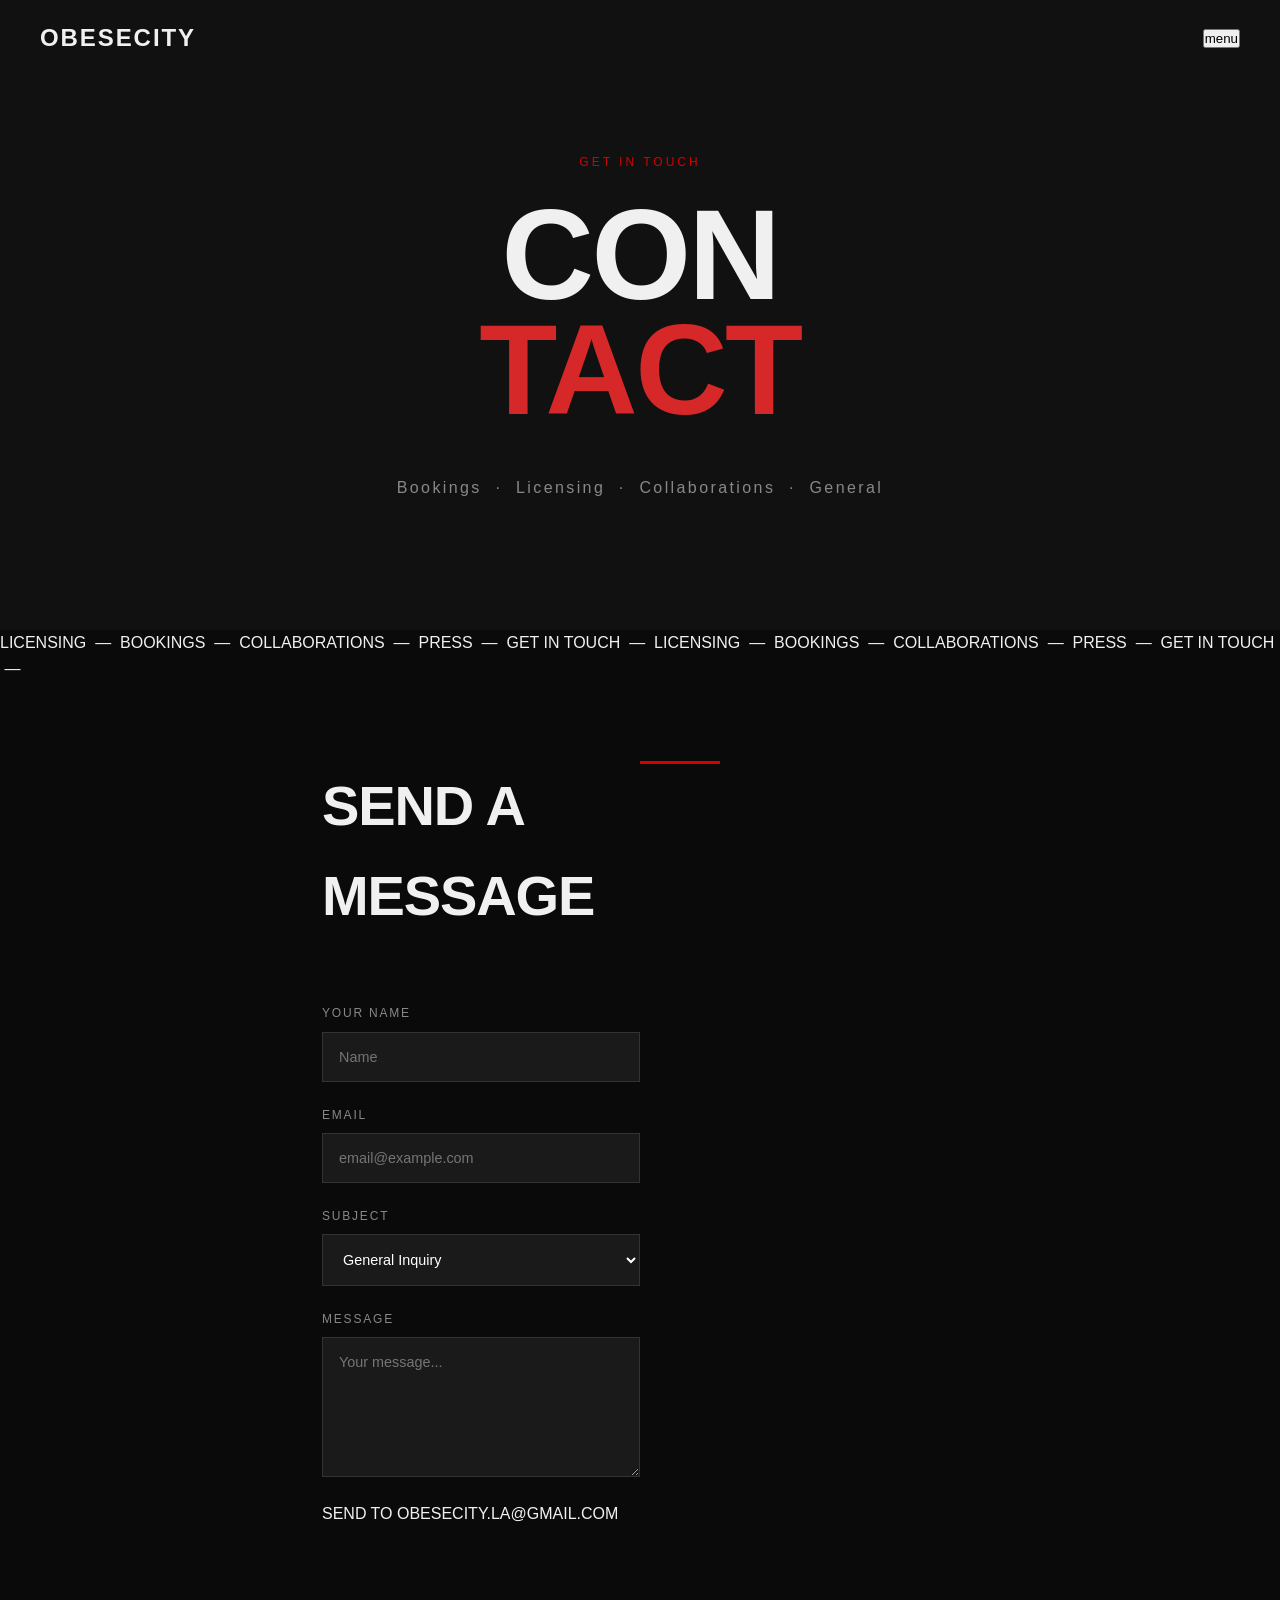
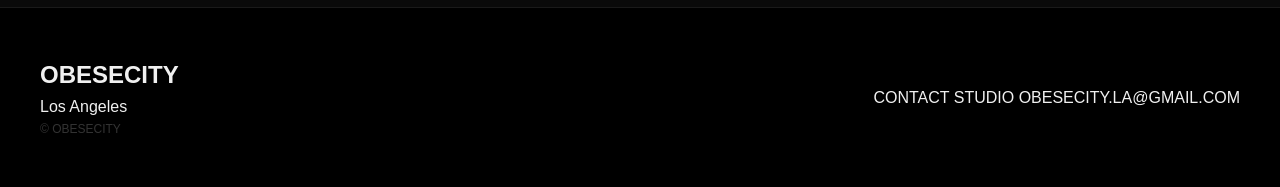
<file: contact.html>
<!DOCTYPE html>
<html lang="en">
<head>
<meta charset="UTF-8">
<meta name="viewport" content="width=device-width, initial-scale=1.0">
<title>Contact — OBESECITY</title>
<link href="https://fonts.googleapis.com/css2?family=Space+Grotesk:wght@300;400;500;600&display=swap" rel="stylesheet">
<link rel="stylesheet" href="style.css">
</head>
<body>
<div class="page-transition-overlay"></div>
<div class="cursor-dot"></div>
<div class="cursor-ring"></div>
<nav class="nav" id="mainNav">
  <a href="index.html" class="nav-logo">OBESECITY</a>
  <button class="nav-menu-btn" id="menuBtn">menu</button>
</nav>
<div class="nav-overlay" id="navOverlay">
  <button class="nav-overlay-close" id="navClose">close</button>
  <ul class="nav-overlay-links">
    <li><a href="photography.html" class="nav-overlay-link">Photography</a></li>
    <li><a href="beats.html" class="nav-overlay-link">Beats</a></li>
    <li><a href="zines.html" class="nav-overlay-link">Zines</a></li>
    <li><a href="book.html" class="nav-overlay-link">Book</a></li>
    <li><a href="app.html" class="nav-overlay-link">App</a></li>
    <li><a href="contact.html" class="nav-overlay-link">Contact</a></li>
  </ul>
</div>

<section class="page-hero reveal-up">
  <div class="page-hero-label">GET IN TOUCH</div>
  <h1 class="page-hero-title">CON<br><span class="red">TACT</span></h1>
  <p class="page-hero-meta">Bookings &nbsp;&middot;&nbsp; Licensing &nbsp;&middot;&nbsp; Collaborations &nbsp;&middot;&nbsp; General</p>
</section>

<div class="ticker-wrap">
  <div class="ticker-strip ticker-rev">
    <span>LICENSING &nbsp;&#8212;&nbsp; BOOKINGS &nbsp;&#8212;&nbsp; COLLABORATIONS &nbsp;&#8212;&nbsp; PRESS &nbsp;&#8212;&nbsp; GET IN TOUCH &nbsp;&#8212;&nbsp; </span>
    <span>LICENSING &nbsp;&#8212;&nbsp; BOOKINGS &nbsp;&#8212;&nbsp; COLLABORATIONS &nbsp;&#8212;&nbsp; PRESS &nbsp;&#8212;&nbsp; GET IN TOUCH &nbsp;&#8212;&nbsp; </span>
  </div>
</div>

<section class="contact-section reveal-up">
  <h2 class="section-title">SEND A MESSAGE</h2>
  <div class="red-rule"></div>
  <div class="contact-form">
    <div class="form-field">
      <label>YOUR NAME</label>
      <input type="text" placeholder="Name">
    </div>
    <div class="form-field">
      <label>EMAIL</label>
      <input type="email" placeholder="email@example.com">
    </div>
    <div class="form-field">
      <label>SUBJECT</label>
      <select>
        <option>General Inquiry</option>
        <option>Sync Licensing</option>
        <option>Photography Booking</option>
        <option>Zines / Prints</option>
        <option>Collaboration</option>
        <option>Press</option>
      </select>
    </div>
    <div class="form-field">
      <label>MESSAGE</label>
      <textarea placeholder="Your message..."></textarea>
    </div>
    <a href="mailto:obesecity.la@gmail.com" class="btn-red btn-magnetic">SEND TO OBESECITY.LA@GMAIL.COM</a>
  </div>
</section>

<footer class="footer reveal-up">
  <div class="footer-inner">
    <div class="footer-left">
      <div class="footer-logo">OBESECITY</div>
      <p>Los Angeles</p>
      <p class="footer-copy">&copy; OBESECITY</p>
    </div>
    <nav class="footer-nav">
      <a href="contact.html">CONTACT</a>
      <a href="studio.html">STUDIO</a>
      <a href="mailto:obesecity.la@gmail.com">OBESECITY.LA@GMAIL.COM</a>
    </nav>
  </div>
</footer>

<script>
(function(){const dot=document.querySelector('.cursor-dot');const ring=document.querySelector('.cursor-ring');if(window.matchMedia('(pointer:fine)').matches){document.addEventListener('mousemove',e=>{dot.style.transform='translate('+e.clientX+'px,'+e.clientY+'px)';ring.style.transform='translate('+(e.clientX-12)+'px,'+(e.clientY-12)+'px)';});document.querySelectorAll('a,button').forEach(el=>{el.addEventListener('mouseenter',()=>ring.classList.add('hovered'));el.addEventListener('mouseleave',()=>ring.classList.remove('hovered'));});}const nav=document.getElementById('mainNav');window.addEventListener('scroll',()=>{nav.classList.toggle('scrolled',window.scrollY>60);});document.getElementById('menuBtn').addEventListener('click',()=>document.getElementById('navOverlay').classList.add('open'));document.getElementById('navClose').addEventListener('click',()=>document.getElementById('navOverlay').classList.remove('open'));const obs=new IntersectionObserver(es=>{es.forEach(e=>{if(e.isIntersecting){e.target.classList.add('revealed');obs.unobserve(e.target);}});},{threshold:0.12});document.querySelectorAll('.reveal-up,.reveal-left').forEach(el=>obs.observe(el));const overlay=document.querySelector('.page-transition-overlay');document.querySelectorAll('a[href]').forEach(link=>{const href=link.getAttribute('href');if(href&&!href.startsWith('http')&&!href.startsWith('mailto')&&!href.startsWith('#')){link.addEventListener('click',e=>{e.preventDefault();overlay.classList.add('active');setTimeout(()=>{window.location.href=href;},400);});}});setTimeout(()=>overlay.classList.remove('active'),100);document.querySelectorAll('.btn-magnetic').forEach(btn=>{btn.addEventListener('mousemove',e=>{const r=btn.getBoundingClientRect();btn.style.transform='translate('+(e.clientX-r.left-r.width/2)*.25+'px,'+(e.clientY-r.top-r.height/2)*.25+'px)';});btn.addEventListener('mouseleave',()=>{btn.style.transform='';});});})();
</script>
</body>
</html>
</file>
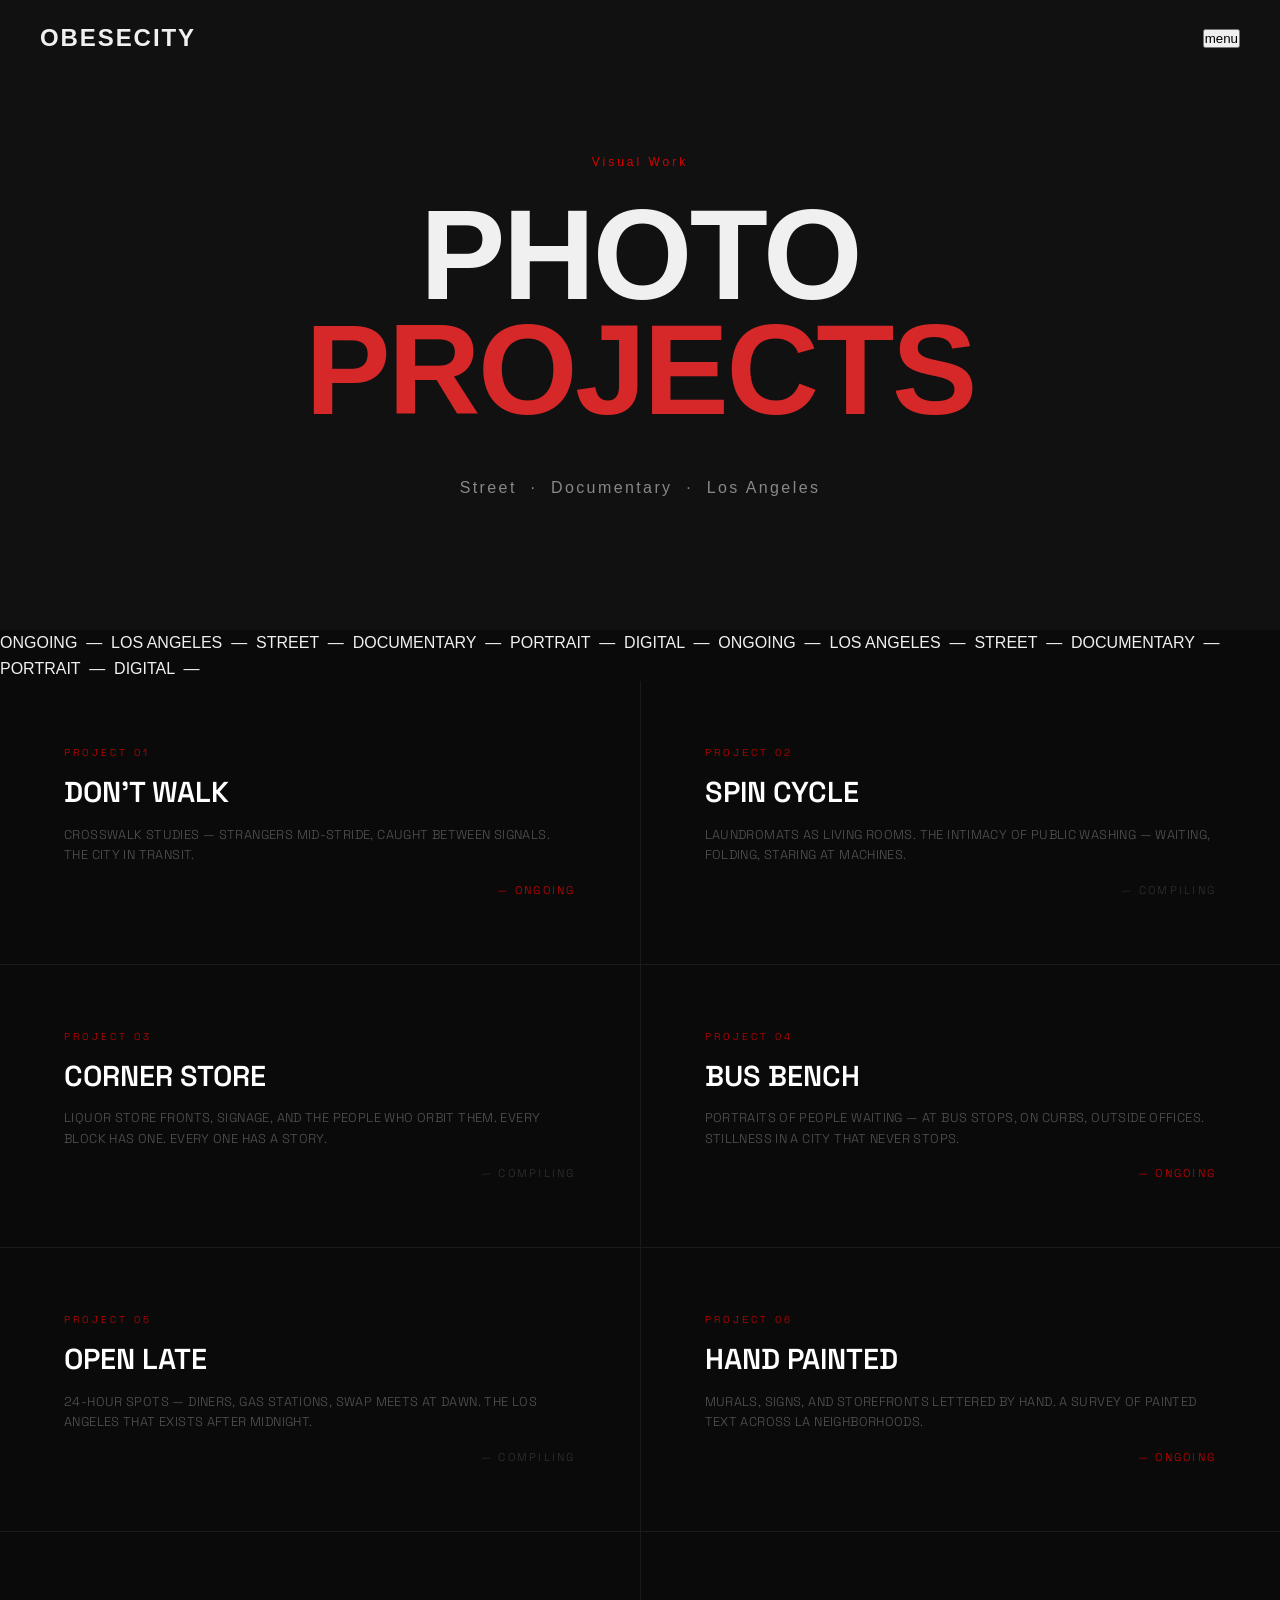
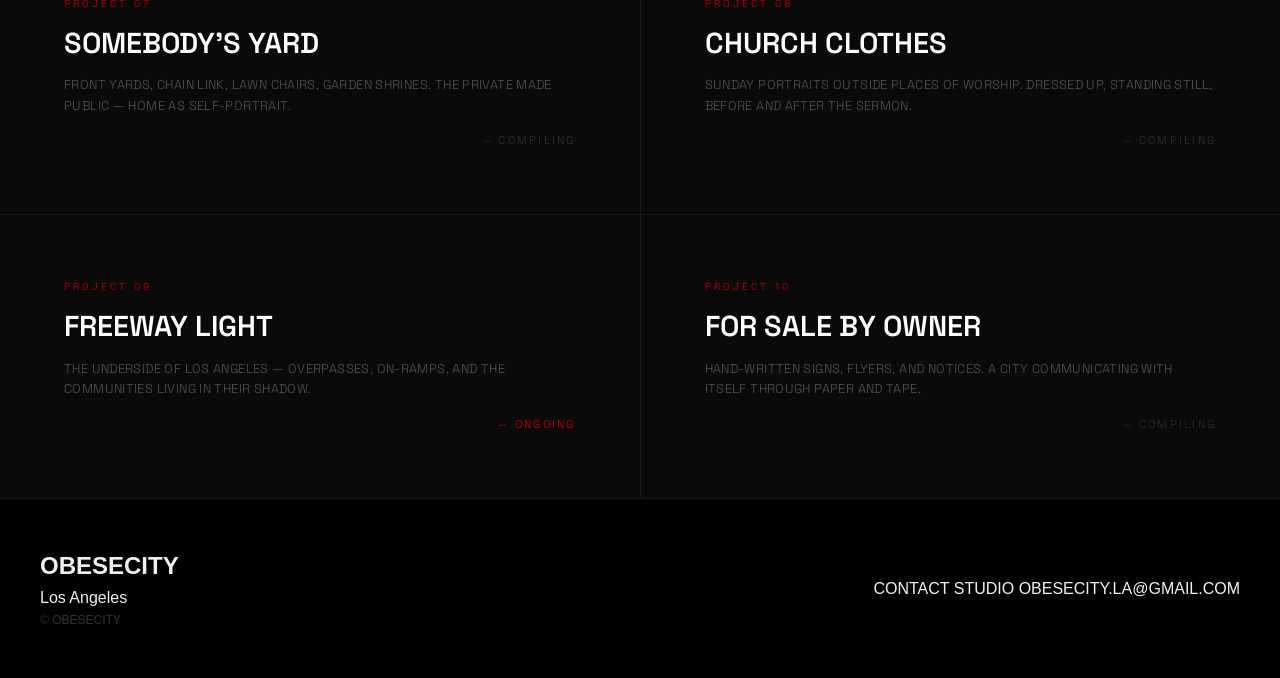
<file: photography.html>
<!DOCTYPE html>
<html lang="en">
<head>
<meta charset="UTF-8">
<meta name="viewport" content="width=device-width, initial-scale=1.0">
<title>Photography — OBESECITY</title>
<link href="https://fonts.googleapis.com/css2?family=Space+Grotesk:wght@300;400;500;600&display=swap" rel="stylesheet">
<link rel="stylesheet" href="style.css">
<style>
.projects-grid{display:grid;grid-template-columns:repeat(2,1fr);gap:1px;background:#1a1a1a;margin:0;}
.project-card{background:#0a0a0a;padding:clamp(32px,5vw,64px);display:flex;flex-direction:column;gap:16px;min-height:280px;justify-content:space-between;transition:background .3s;position:relative;overflow:hidden;}
.project-card::after{content:'';position:absolute;bottom:0;left:0;width:0;height:2px;background:#d60000;transition:width .4s ease;}
.project-card:hover{background:#111;}
.project-card:hover::after{width:100%;}
.project-num{font-family:'Space Grotesk',sans-serif;font-size:10px;letter-spacing:.3em;color:#d60000;text-transform:uppercase;}
.project-title{font-family:'Space Grotesk',sans-serif;font-size:clamp(1.2rem,2.5vw,1.8rem);font-weight:600;color:#fff;line-height:1.1;margin:0;}
.project-desc{font-family:'Space Grotesk',sans-serif;font-size:.8rem;color:#555;line-height:1.6;letter-spacing:.03em;text-transform:uppercase;margin:0;}
.project-status{font-family:'Space Grotesk',sans-serif;font-size:.7rem;letter-spacing:.2em;color:#333;text-transform:uppercase;align-self:flex-end;}
.project-status.active{color:#d60000;}
@media(max-width:640px){.projects-grid{grid-template-columns:1fr;}}
</style>
</head>
<body>
<div class="page-transition-overlay"></div>
<div class="cursor-dot"></div>
<div class="cursor-ring"></div>
<nav class="nav" id="mainNav">
  <a href="index.html" class="nav-logo">OBESECITY</a>
  <button class="nav-menu-btn" id="menuBtn">menu</button>
</nav>
<div class="nav-overlay" id="navOverlay">
  <button class="nav-overlay-close" id="navClose">close</button>
  <ul class="nav-overlay-links">
    <li><a href="photography.html" class="nav-overlay-link">Photography</a></li>
    <li><a href="beats.html" class="nav-overlay-link">Beats</a></li>
    <li><a href="zines.html" class="nav-overlay-link">Zines</a></li>
    <li><a href="book.html" class="nav-overlay-link">Book</a></li>
    <li><a href="app.html" class="nav-overlay-link">App</a></li>
    <li><a href="contact.html" class="nav-overlay-link">Contact</a></li>
  </ul>
</div>

<section class="page-hero reveal-up">
  <div class="page-hero-label">Visual Work</div>
  <h1 class="page-hero-title">PHOTO<br><span class="red">PROJECTS</span></h1>
  <p class="page-hero-meta">Street &nbsp;&middot;&nbsp; Documentary &nbsp;&middot;&nbsp; Los Angeles</p>
</section>

<div class="ticker-wrap">
  <div class="ticker-strip">
    <span>ONGOING &nbsp;&#8212;&nbsp; LOS ANGELES &nbsp;&#8212;&nbsp; STREET &nbsp;&#8212;&nbsp; DOCUMENTARY &nbsp;&#8212;&nbsp; PORTRAIT &nbsp;&#8212;&nbsp; DIGITAL &nbsp;&#8212;&nbsp; </span>
    <span>ONGOING &nbsp;&#8212;&nbsp; LOS ANGELES &nbsp;&#8212;&nbsp; STREET &nbsp;&#8212;&nbsp; DOCUMENTARY &nbsp;&#8212;&nbsp; PORTRAIT &nbsp;&#8212;&nbsp; DIGITAL &nbsp;&#8212;&nbsp; </span>
  </div>
</div>

<div class="projects-grid">
  <div class="project-card reveal-up">
    <div class="project-num">Project 01</div>
    <h2 class="project-title">DON'T WALK</h2>
    <p class="project-desc">Crosswalk studies — strangers mid-stride, caught between signals. The city in transit.</p>
    <span class="project-status active">— Ongoing</span>
  </div>
  <div class="project-card reveal-up">
    <div class="project-num">Project 02</div>
    <h2 class="project-title">SPIN CYCLE</h2>
    <p class="project-desc">Laundromats as living rooms. The intimacy of public washing — waiting, folding, staring at machines.</p>
    <span class="project-status">— Compiling</span>
  </div>
  <div class="project-card reveal-up">
    <div class="project-num">Project 03</div>
    <h2 class="project-title">CORNER STORE</h2>
    <p class="project-desc">Liquor store fronts, signage, and the people who orbit them. Every block has one. Every one has a story.</p>
    <span class="project-status">— Compiling</span>
  </div>
  <div class="project-card reveal-up">
    <div class="project-num">Project 04</div>
    <h2 class="project-title">BUS BENCH</h2>
    <p class="project-desc">Portraits of people waiting — at bus stops, on curbs, outside offices. Stillness in a city that never stops.</p>
    <span class="project-status active">— Ongoing</span>
  </div>
  <div class="project-card reveal-up">
    <div class="project-num">Project 05</div>
    <h2 class="project-title">OPEN LATE</h2>
    <p class="project-desc">24-hour spots — diners, gas stations, swap meets at dawn. The Los Angeles that exists after midnight.</p>
    <span class="project-status">— Compiling</span>
  </div>
  <div class="project-card reveal-up">
    <div class="project-num">Project 06</div>
    <h2 class="project-title">HAND PAINTED</h2>
    <p class="project-desc">Murals, signs, and storefronts lettered by hand. A survey of painted text across LA neighborhoods.</p>
    <span class="project-status active">— Ongoing</span>
  </div>
  <div class="project-card reveal-up">
    <div class="project-num">Project 07</div>
    <h2 class="project-title">SOMEBODY'S YARD</h2>
    <p class="project-desc">Front yards, chain link, lawn chairs, garden shrines. The private made public — home as self-portrait.</p>
    <span class="project-status">— Compiling</span>
  </div>
  <div class="project-card reveal-up">
    <div class="project-num">Project 08</div>
    <h2 class="project-title">CHURCH CLOTHES</h2>
    <p class="project-desc">Sunday portraits outside places of worship. Dressed up, standing still, before and after the sermon.</p>
    <span class="project-status">— Compiling</span>
  </div>
  <div class="project-card reveal-up">
    <div class="project-num">Project 09</div>
    <h2 class="project-title">FREEWAY LIGHT</h2>
    <p class="project-desc">The underside of Los Angeles — overpasses, on-ramps, and the communities living in their shadow.</p>
    <span class="project-status active">— Ongoing</span>
  </div>
  <div class="project-card reveal-up">
    <div class="project-num">Project 10</div>
    <h2 class="project-title">FOR SALE BY OWNER</h2>
    <p class="project-desc">Hand-written signs, flyers, and notices. A city communicating with itself through paper and tape.</p>
    <span class="project-status">— Compiling</span>
  </div>
</div>

<footer class="footer reveal-up">
  <div class="footer-inner">
    <div class="footer-left">
      <div class="footer-logo">OBESECITY</div>
      <p>Los Angeles</p>
      <p class="footer-copy">&copy; OBESECITY</p>
    </div>
    <nav class="footer-nav">
      <a href="contact.html">CONTACT</a>
      <a href="studio.html">STUDIO</a>
      <a href="mailto:obesecity.la@gmail.com">OBESECITY.LA@GMAIL.COM</a>
    </nav>
  </div>
</footer>

<script>
(function(){
  const dot=document.querySelector('.cursor-dot');
  const ring=document.querySelector('.cursor-ring');
  if(window.matchMedia('(pointer:fine)').matches){
    document.addEventListener('mousemove',e=>{dot.style.transform='translate('+e.clientX+'px,'+e.clientY+'px)';ring.style.transform='translate('+(e.clientX-12)+'px,'+(e.clientY-12)+'px)';});
    document.querySelectorAll('a,button').forEach(el=>{el.addEventListener('mouseenter',()=>ring.classList.add('hovered'));el.addEventListener('mouseleave',()=>ring.classList.remove('hovered'));});
  }
  const nav=document.getElementById('mainNav');
  window.addEventListener('scroll',()=>nav.classList.toggle('scrolled',window.scrollY>60));
  document.getElementById('menuBtn').addEventListener('click',()=>document.getElementById('navOverlay').classList.add('open'));
  document.getElementById('navClose').addEventListener('click',()=>document.getElementById('navOverlay').classList.remove('open'));
  const obs=new IntersectionObserver(es=>{es.forEach(e=>{if(e.isIntersecting){e.target.classList.add('revealed');obs.unobserve(e.target);}});},{threshold:0.12});
  document.querySelectorAll('.reveal-up,.reveal-left').forEach(el=>obs.observe(el));
  const overlay=document.querySelector('.page-transition-overlay');
  document.querySelectorAll('a[href]').forEach(link=>{const href=link.getAttribute('href');if(href&&!href.startsWith('http')&&!href.startsWith('mailto')&&!href.startsWith('#')){link.addEventListener('click',e=>{e.preventDefault();overlay.classList.add('active');setTimeout(()=>{window.location.href=href;},400);});}});
  setTimeout(()=>overlay.classList.remove('active'),100);
  document.querySelectorAll('.btn-magnetic').forEach(btn=>{btn.addEventListener('mousemove',e=>{const r=btn.getBoundingClientRect();btn.style.transform='translate('+(e.clientX-r.left-r.width/2)*.25+'px,'+(e.clientY-r.top-r.height/2)*.25+'px)';});btn.addEventListener('mouseleave',()=>{btn.style.transform='';});});
})();
</script>
</body>
</html>
</file>
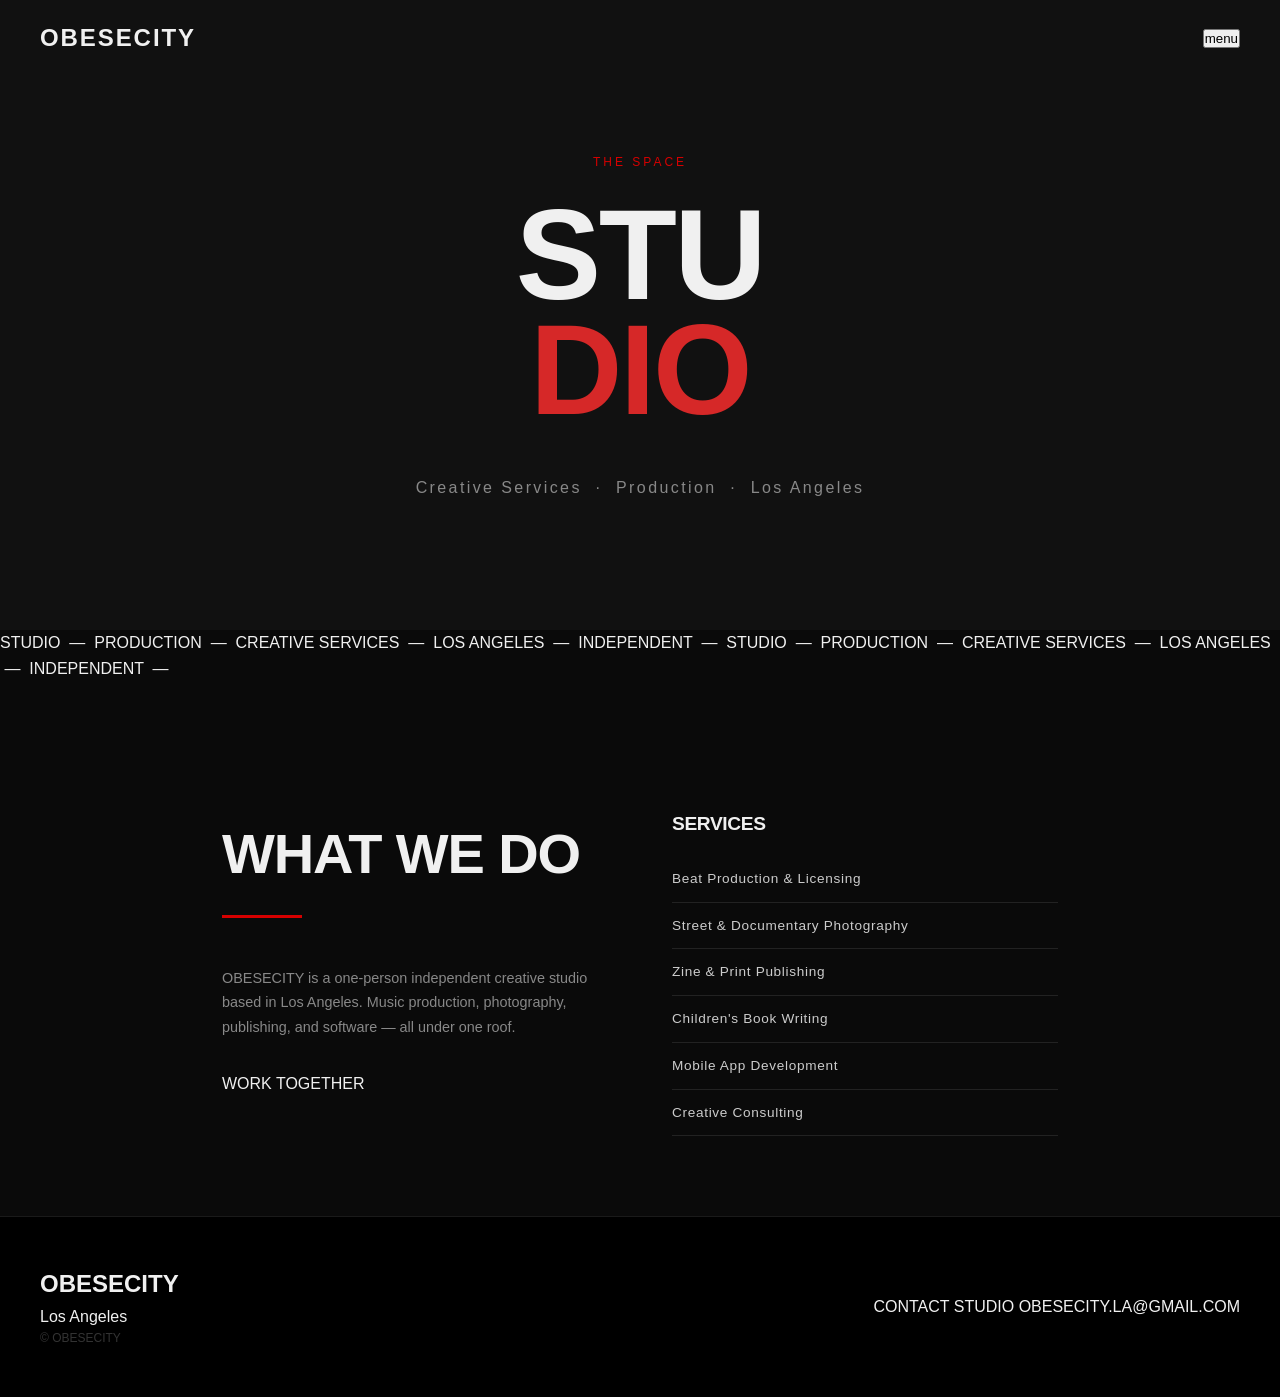
<file: studio.html>
<!DOCTYPE html>
<html lang="en">
<head>
<meta charset="UTF-8">
<meta name="viewport" content="width=device-width, initial-scale=1.0">
<title>Studio — OBESECITY</title>
<link href="https://fonts.googleapis.com/css2?family=Space+Grotesk:wght@300;400;500;600&display=swap" rel="stylesheet">
<link rel="stylesheet" href="style.css">
</head>
<body>
<div class="page-transition-overlay"></div>
<div class="cursor-dot"></div>
<div class="cursor-ring"></div>
<nav class="nav" id="mainNav">
  <a href="index.html" class="nav-logo">OBESECITY</a>
  <button class="nav-menu-btn" id="menuBtn">menu</button>
</nav>
<div class="nav-overlay" id="navOverlay">
  <button class="nav-overlay-close" id="navClose">close</button>
  <ul class="nav-overlay-links">
    <li><a href="photography.html" class="nav-overlay-link">Photography</a></li>
    <li><a href="beats.html" class="nav-overlay-link">Beats</a></li>
    <li><a href="zines.html" class="nav-overlay-link">Zines</a></li>
    <li><a href="book.html" class="nav-overlay-link">Book</a></li>
    <li><a href="app.html" class="nav-overlay-link">App</a></li>
    <li><a href="contact.html" class="nav-overlay-link">Contact</a></li>
  </ul>
</div>

<section class="page-hero reveal-up">
  <div class="page-hero-label">THE SPACE</div>
  <h1 class="page-hero-title">STU<br><span class="red">DIO</span></h1>
  <p class="page-hero-meta">Creative Services &nbsp;&middot;&nbsp; Production &nbsp;&middot;&nbsp; Los Angeles</p>
</section>

<div class="ticker-wrap">
  <div class="ticker-strip">
    <span>STUDIO &nbsp;&#8212;&nbsp; PRODUCTION &nbsp;&#8212;&nbsp; CREATIVE SERVICES &nbsp;&#8212;&nbsp; LOS ANGELES &nbsp;&#8212;&nbsp; INDEPENDENT &nbsp;&#8212;&nbsp; </span>
    <span>STUDIO &nbsp;&#8212;&nbsp; PRODUCTION &nbsp;&#8212;&nbsp; CREATIVE SERVICES &nbsp;&#8212;&nbsp; LOS ANGELES &nbsp;&#8212;&nbsp; INDEPENDENT &nbsp;&#8212;&nbsp; </span>
  </div>
</div>

<section class="studio-section reveal-up">
  <div class="studio-grid">
    <div class="studio-info">
      <h2 class="section-title">WHAT WE DO</h2>
      <div class="red-rule"></div>
      <p>OBESECITY is a one-person independent creative studio based in Los Angeles. Music production, photography, publishing, and software — all under one roof.</p>
      <a href="contact.html" class="btn-red btn-magnetic">WORK TOGETHER</a>
    </div>
    <div>
      <h3 class="section-title" style="font-size:1.2rem;">SERVICES</h3>
      <ul class="studio-services">
        <li>Beat Production &amp; Licensing</li>
        <li>Street &amp; Documentary Photography</li>
        <li>Zine &amp; Print Publishing</li>
        <li>Children's Book Writing</li>
        <li>Mobile App Development</li>
        <li>Creative Consulting</li>
      </ul>
    </div>
  </div>
</section>

<footer class="footer reveal-up">
  <div class="footer-inner">
    <div class="footer-left">
      <div class="footer-logo">OBESECITY</div>
      <p>Los Angeles</p>
      <p class="footer-copy">&copy; OBESECITY</p>
    </div>
    <nav class="footer-nav">
      <a href="contact.html">CONTACT</a>
      <a href="studio.html">STUDIO</a>
      <a href="mailto:obesecity.la@gmail.com">OBESECITY.LA@GMAIL.COM</a>
    </nav>
  </div>
</footer>

<script>
(function(){const dot=document.querySelector('.cursor-dot');const ring=document.querySelector('.cursor-ring');if(window.matchMedia('(pointer:fine)').matches){document.addEventListener('mousemove',e=>{dot.style.transform='translate('+e.clientX+'px,'+e.clientY+'px)';ring.style.transform='translate('+(e.clientX-12)+'px,'+(e.clientY-12)+'px)';});document.querySelectorAll('a,button').forEach(el=>{el.addEventListener('mouseenter',()=>ring.classList.add('hovered'));el.addEventListener('mouseleave',()=>ring.classList.remove('hovered'));});}const nav=document.getElementById('mainNav');window.addEventListener('scroll',()=>{nav.classList.toggle('scrolled',window.scrollY>60);});document.getElementById('menuBtn').addEventListener('click',()=>document.getElementById('navOverlay').classList.add('open'));document.getElementById('navClose').addEventListener('click',()=>document.getElementById('navOverlay').classList.remove('open'));const obs=new IntersectionObserver(es=>{es.forEach(e=>{if(e.isIntersecting){e.target.classList.add('revealed');obs.unobserve(e.target);}});},{threshold:0.12});document.querySelectorAll('.reveal-up,.reveal-left').forEach(el=>obs.observe(el));const overlay=document.querySelector('.page-transition-overlay');document.querySelectorAll('a[href]').forEach(link=>{const href=link.getAttribute('href');if(href&&!href.startsWith('http')&&!href.startsWith('mailto')&&!href.startsWith('#')){link.addEventListener('click',e=>{e.preventDefault();overlay.classList.add('active');setTimeout(()=>{window.location.href=href;},400);});}});setTimeout(()=>overlay.classList.remove('active'),100);document.querySelectorAll('.btn-magnetic').forEach(btn=>{btn.addEventListener('mousemove',e=>{const r=btn.getBoundingClientRect();btn.style.transform='translate('+(e.clientX-r.left-r.width/2)*.25+'px,'+(e.clientY-r.top-r.height/2)*.25+'px)';});btn.addEventListener('mouseleave',()=>{btn.style.transform='';});});})();
</script>
</body>
</html>
</file>
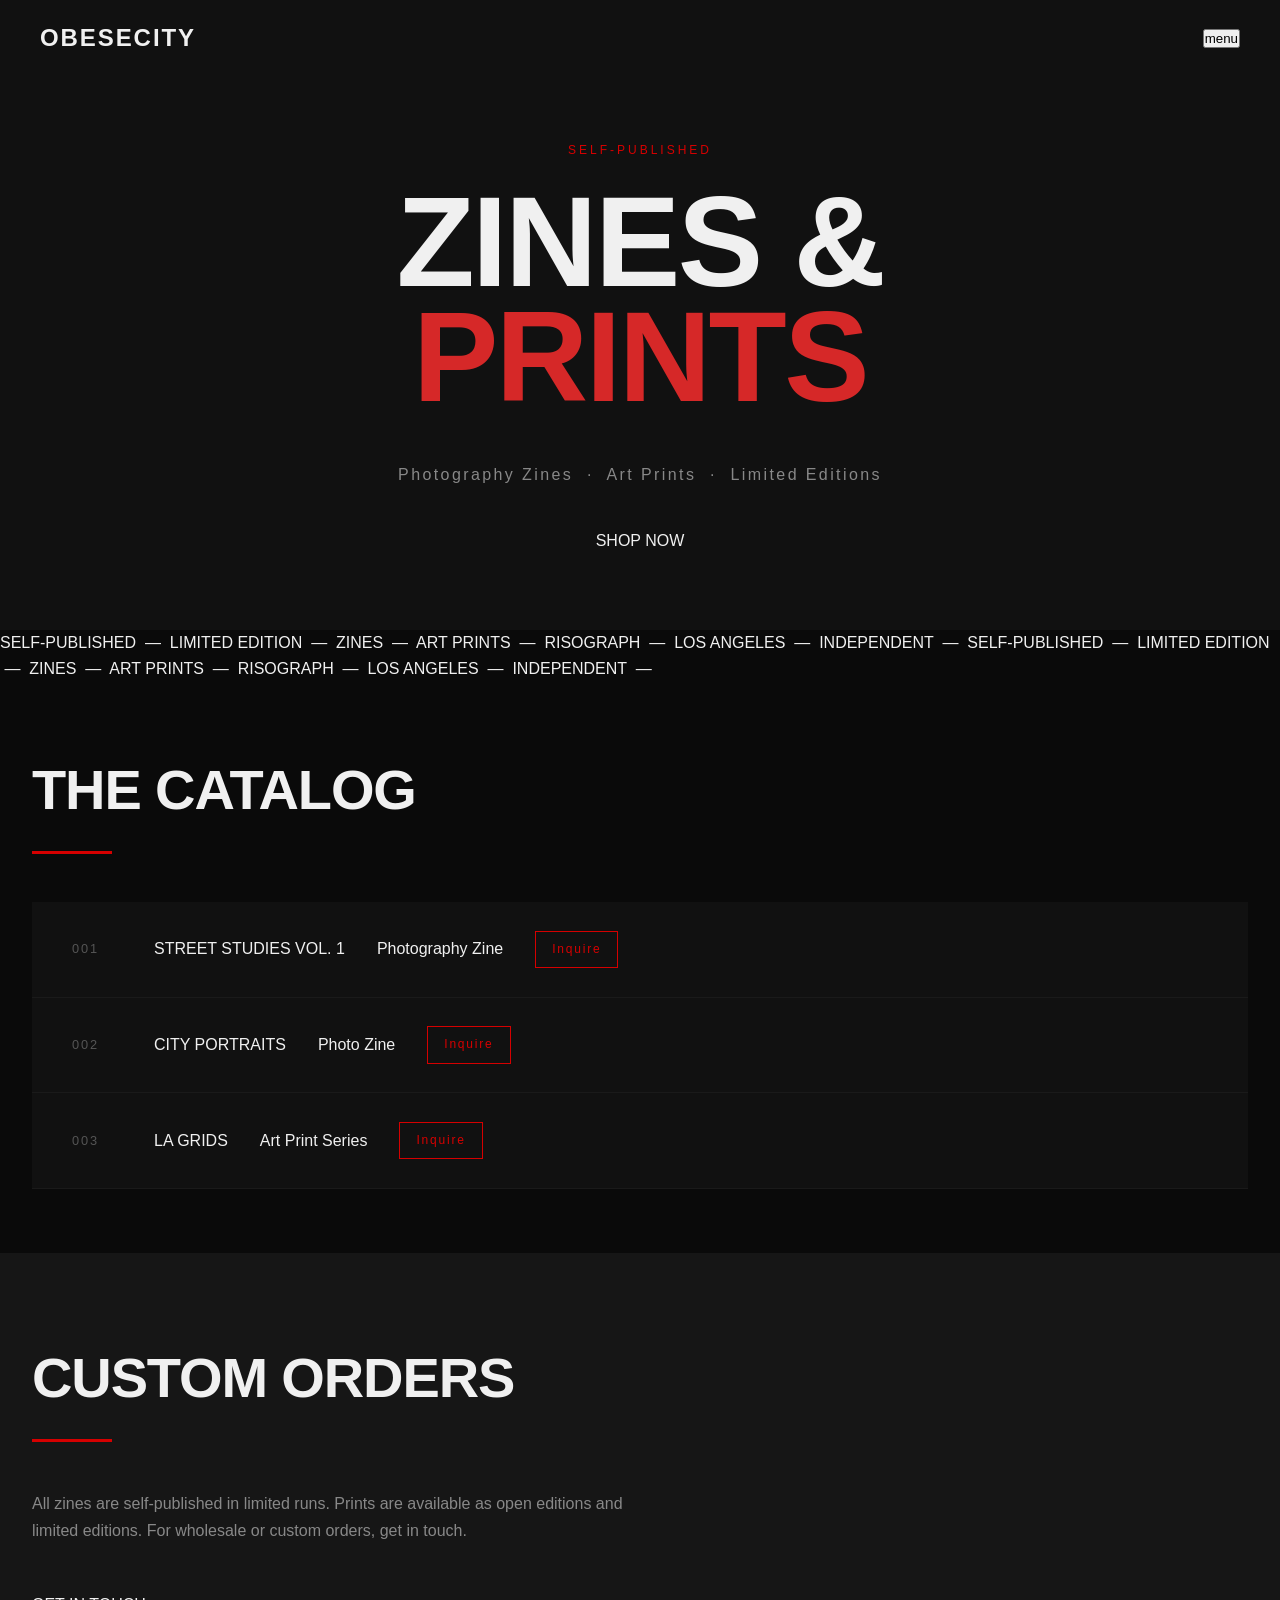
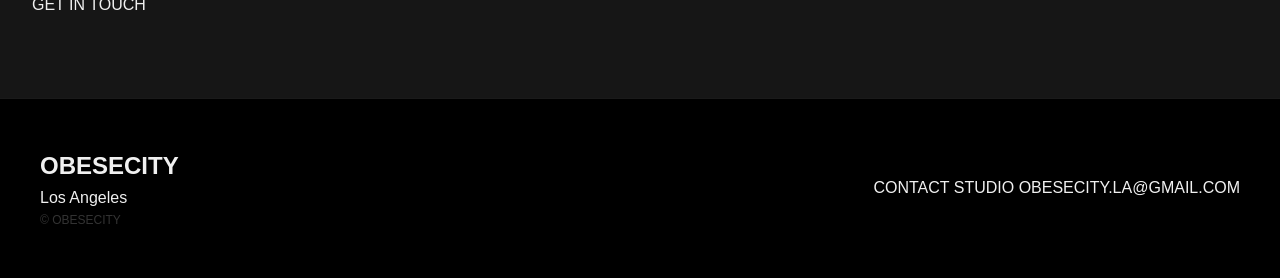
<file: zines.html>
<!DOCTYPE html>
<html lang="en">
<head>
<meta charset="UTF-8">
<meta name="viewport" content="width=device-width, initial-scale=1.0">
<title>Zines &amp; Prints — OBESECITY</title>
<link href="https://fonts.googleapis.com/css2?family=Space+Grotesk:wght@300;400;500;600&display=swap" rel="stylesheet">
<link rel="stylesheet" href="style.css">
</head>
<body>
<div class="page-transition-overlay"></div>
<div class="cursor-dot"></div>
<div class="cursor-ring"></div>
<nav class="nav" id="mainNav">
  <a href="index.html" class="nav-logo">OBESECITY</a>
  <button class="nav-menu-btn" id="menuBtn">menu</button>
</nav>
<div class="nav-overlay" id="navOverlay">
  <button class="nav-overlay-close" id="navClose">close</button>
  <ul class="nav-overlay-links">
    <li><a href="photography.html" class="nav-overlay-link">Photography</a></li>
    <li><a href="beats.html" class="nav-overlay-link">Beats</a></li>
    <li><a href="zines.html" class="nav-overlay-link">Zines</a></li>
    <li><a href="book.html" class="nav-overlay-link">Book</a></li>
    <li><a href="app.html" class="nav-overlay-link">App</a></li>
    <li><a href="contact.html" class="nav-overlay-link">Contact</a></li>
  </ul>
</div>

<section class="page-hero reveal-up">
  <div class="page-hero-label">SELF-PUBLISHED</div>
  <h1 class="page-hero-title">ZINES &amp;<br><span class="red">PRINTS</span></h1>
  <p class="page-hero-meta">Photography Zines &nbsp;&middot;&nbsp; Art Prints &nbsp;&middot;&nbsp; Limited Editions</p>
  <div class="page-hero-actions">
    <a href="https://obesecity.bandcamp.com" target="_blank" class="btn-red btn-magnetic">SHOP NOW</a>
  </div>
</section>

<div class="ticker-wrap">
  <div class="ticker-strip">
    <span>SELF-PUBLISHED &nbsp;&#8212;&nbsp; LIMITED EDITION &nbsp;&#8212;&nbsp; ZINES &nbsp;&#8212;&nbsp; ART PRINTS &nbsp;&#8212;&nbsp; RISOGRAPH &nbsp;&#8212;&nbsp; LOS ANGELES &nbsp;&#8212;&nbsp; INDEPENDENT &nbsp;&#8212;&nbsp; </span>
    <span>SELF-PUBLISHED &nbsp;&#8212;&nbsp; LIMITED EDITION &nbsp;&#8212;&nbsp; ZINES &nbsp;&#8212;&nbsp; ART PRINTS &nbsp;&#8212;&nbsp; RISOGRAPH &nbsp;&#8212;&nbsp; LOS ANGELES &nbsp;&#8212;&nbsp; INDEPENDENT &nbsp;&#8212;&nbsp; </span>
  </div>
</div>

<section class="section reveal-up" style="padding:4rem 2rem;">
  <h2 class="section-title">THE CATALOG</h2>
  <div class="red-rule"></div>
  <div class="medium-index">
    <div class="medium-row reveal-left">
      <span class="medium-num red">001</span>
      <span class="medium-title">STREET STUDIES VOL. 1</span>
      <span class="medium-tag">Photography Zine</span>
      <a href="contact.html" class="album-link red">Inquire</a>
    </div>
    <div class="medium-row reveal-left">
      <span class="medium-num red">002</span>
      <span class="medium-title">CITY PORTRAITS</span>
      <span class="medium-tag">Photo Zine</span>
      <a href="contact.html" class="album-link red">Inquire</a>
    </div>
    <div class="medium-row reveal-left">
      <span class="medium-num red">003</span>
      <span class="medium-title">LA GRIDS</span>
      <span class="medium-tag">Art Print Series</span>
      <a href="contact.html" class="album-link red">Inquire</a>
    </div>
  </div>
</section>

<section class="sync-section reveal-up">
  <h2 class="section-title">CUSTOM ORDERS</h2>
  <div class="red-rule"></div>
  <p class="sync-body">All zines are self-published in limited runs. Prints are available as open editions and limited editions. For wholesale or custom orders, get in touch.</p>
  <a href="contact.html" class="btn-red btn-magnetic">GET IN TOUCH</a>
</section>

<footer class="footer reveal-up">
  <div class="footer-inner">
    <div class="footer-left">
      <div class="footer-logo">OBESECITY</div>
      <p>Los Angeles</p>
      <p class="footer-copy">&copy; OBESECITY</p>
    </div>
    <nav class="footer-nav">
      <a href="contact.html">CONTACT</a>
      <a href="studio.html">STUDIO</a>
      <a href="mailto:obesecity.la@gmail.com">OBESECITY.LA@GMAIL.COM</a>
    </nav>
  </div>
</footer>

<script>
(function(){
  const dot=document.querySelector('.cursor-dot');const ring=document.querySelector('.cursor-ring');
  if(window.matchMedia('(pointer:fine)').matches){
    document.addEventListener('mousemove',e=>{dot.style.transform='translate('+e.clientX+'px,'+e.clientY+'px)';ring.style.transform='translate('+(e.clientX-12)+'px,'+(e.clientY-12)+'px)';});
    document.querySelectorAll('a,button').forEach(el=>{el.addEventListener('mouseenter',()=>ring.classList.add('hovered'));el.addEventListener('mouseleave',()=>ring.classList.remove('hovered'));});
  }
  const nav=document.getElementById('mainNav');
  window.addEventListener('scroll',()=>{nav.classList.toggle('scrolled',window.scrollY>60);});
  document.getElementById('menuBtn').addEventListener('click',()=>document.getElementById('navOverlay').classList.add('open'));
  document.getElementById('navClose').addEventListener('click',()=>document.getElementById('navOverlay').classList.remove('open'));
  const obs=new IntersectionObserver(es=>{es.forEach(e=>{if(e.isIntersecting){e.target.classList.add('revealed');obs.unobserve(e.target);}});},{threshold:0.12});
  document.querySelectorAll('.reveal-up,.reveal-left').forEach(el=>obs.observe(el));
  const overlay=document.querySelector('.page-transition-overlay');
  document.querySelectorAll('a[href]').forEach(link=>{const href=link.getAttribute('href');if(href&&!href.startsWith('http')&&!href.startsWith('mailto')&&!href.startsWith('#')){link.addEventListener('click',e=>{e.preventDefault();overlay.classList.add('active');setTimeout(()=>{window.location.href=href;},400);});}});
  setTimeout(()=>overlay.classList.remove('active'),100);
  document.querySelectorAll('.btn-magnetic').forEach(btn=>{btn.addEventListener('mousemove',e=>{const r=btn.getBoundingClientRect();btn.style.transform='translate('+(e.clientX-r.left-r.width/2)*.25+'px,'+(e.clientY-r.top-r.height/2)*.25+'px)';});btn.addEventListener('mouseleave',()=>{btn.style.transform='';});});
})();
</script>
</body>
</html>
</file>
<file: style.css>
/* ===== OBESECITY SITE — style.css (v2 — Animated) ===== */
*,*::before,*::after{box-sizing:border-box;margin:0;padding:0;}
html{scroll-behavior:smooth;cursor:none;}
body{background:#0a0a0a;color:#f0f0f0;font-family:'Barlow',sans-serif;font-weight:300;line-height:1.6;overflow-x:hidden;}
body.is-loading *{transition:none!important;animation:none!important;}
a{color:inherit;text-decoration:none;}
img{max-width:100%;display:block;}
.red{color:#d62828;}

/* =====================
   CUSTOM CURSOR
   ===================== */
.cursor{position:fixed;top:0;left:0;width:8px;height:8px;background:#d62828;border-radius:50%;pointer-events:none;z-index:9999;transition:transform 0.1s,width 0.2s,height 0.2s,background 0.2s;}
.cursor-follower{position:fixed;top:0;left:0;width:36px;height:36px;border:1px solid rgba(214,40,40,0.5);border-radius:50%;pointer-events:none;z-index:9998;transition:width 0.3s,height 0.3s,border-color 0.3s;}
.cursor.cursor-hover{width:12px;height:12px;background:#fff;}
.cursor-follower.cursor-hover{width:52px;height:52px;border-color:rgba(255,255,255,0.4);}
@media(pointer:coarse){.cursor,.cursor-follower{display:none;}html{cursor:auto;}}

/* =====================
   PAGE TRANSITION
   ===================== */
.page-transition{position:fixed;inset:0;background:#0a0a0a;z-index:9000;pointer-events:none;opacity:0;transform:translateY(100%);transition:transform 0.4s cubic-bezier(0.76,0,0.24,1),opacity 0.4s;}
.page-transition.active{opacity:1;transform:translateY(0);pointer-events:all;}

/* =====================
   NAV
   ===================== */
.nav{position:fixed;top:0;left:0;right:0;z-index:100;display:flex;align-items:center;justify-content:space-between;padding:1.2rem 2.5rem;transition:background 0.3s,padding 0.3s;}
.nav.scrolled{background:rgba(10,10,10,0.96);backdrop-filter:blur(12px);padding:0.9rem 2.5rem;}
.nav-logo{font-family:'Barlow Condensed',sans-serif;font-weight:900;font-size:1.5rem;letter-spacing:0.08em;color:#f0f0f0;transition:letter-spacing 0.3s;}
.nav-logo:hover{letter-spacing:0.16em;}
.nav-links{list-style:none;display:flex;gap:2rem;align-items:center;}
.nav-links a{font-family:'Barlow Condensed',sans-serif;font-weight:700;font-size:0.9rem;letter-spacing:0.12em;text-transform:uppercase;opacity:0.75;transition:opacity 0.2s;position:relative;}
.nav-links a::after{content:'';position:absolute;bottom:-2px;left:0;width:0;height:1px;background:#d62828;transition:width 0.3s;}
.nav-links a:hover::after,.nav-links a.active::after{width:100%;}
.nav-links a:hover,.nav-links a.active{opacity:1;}
.nav-studio{color:#d62828!important;opacity:1!important;}
.nav-toggle{display:none;background:none;border:none;color:#f0f0f0;font-size:1.5rem;cursor:pointer;width:40px;height:40px;position:relative;}
.nav-toggle.open{color:#d62828;}

/* =====================
   HERO
   ===================== */
.hero{position:relative;height:100vh;min-height:600px;display:flex;align-items:center;justify-content:center;overflow:hidden;}
.hero-bg{position:absolute;inset:0;background-size:cover;background-position:center;background-repeat:no-repeat;transform:scale(1.05);transition:transform 8s ease-out;}
body.loaded .hero-bg{transform:scale(1);}
.hero-overlay{position:absolute;inset:0;background:linear-gradient(to bottom,rgba(0,0,0,0.25) 0%,rgba(0,0,0,0.7) 100%);}
.hero-content{position:relative;z-index:2;text-align:center;padding:0 1.5rem;}
.hero-sub{font-family:'Barlow Condensed',sans-serif;font-weight:400;font-size:0.85rem;letter-spacing:0.35em;text-transform:uppercase;color:#ccc;margin-bottom:1.2rem;}
.hero-title{font-family:'Barlow Condensed',sans-serif;font-weight:900;font-size:clamp(5rem,15vw,14rem);line-height:0.9;letter-spacing:-0.01em;text-transform:uppercase;color:#f0f0f0;margin-bottom:0;display:flex;justify-content:center;gap:0;}
.hero-word{display:inline-block;}
.hero-rule{width:0;height:3px;background:#d62828;margin:1.5rem auto;}
.hero-desc{font-family:'Barlow Condensed',sans-serif;font-weight:400;font-size:1.1rem;letter-spacing:0.2em;color:#bbb;margin-bottom:2.5rem;}
.hero-scroll{position:absolute;bottom:2.5rem;left:50%;transform:translateX(-50%);display:flex;flex-direction:column;align-items:center;gap:0.6rem;font-family:'Barlow Condensed',sans-serif;font-size:0.7rem;letter-spacing:0.3em;color:#666;}
.scroll-line{width:1px;height:40px;background:linear-gradient(to bottom,#d62828,transparent);animation:scrollPulse 2s ease-in-out infinite;}
@keyframes scrollPulse{0%,100%{opacity:1;transform:scaleY(1);}50%{opacity:0.4;transform:scaleY(0.6);}}

/* HERO ENTRANCE ANIMATIONS */
.anim-fade-up{opacity:0;transform:translateY(24px);transition:opacity 0.7s ease,transform 0.7s ease;}
.anim-fade-up.animated{opacity:1;transform:translateY(0);}
.anim-reveal{opacity:0;transform:translateY(40px) skewY(3deg);transition:opacity 0.8s cubic-bezier(0.16,1,0.3,1),transform 0.8s cubic-bezier(0.16,1,0.3,1);}
.anim-reveal.animated{opacity:1;transform:translateY(0) skewY(0);}
.anim-expand{transition:width 0.6s cubic-bezier(0.16,1,0.3,1);}
.anim-expand.animated{width:60px;}

/* =====================
   MARQUEE TICKER
   ===================== */
.marquee-wrap{background:#111;border-top:1px solid #1a1a1a;border-bottom:1px solid #1a1a1a;overflow:hidden;padding:0.75rem 0;white-space:nowrap;}
.marquee-track{display:inline-flex;animation:marquee 30s linear infinite;}
.marquee-reverse .marquee-track{animation:marqueeReverse 30s linear infinite;}
.marquee-track span{font-family:'Barlow Condensed',sans-serif;font-weight:700;font-size:0.8rem;letter-spacing:0.2em;text-transform:uppercase;color:#444;padding-right:0;flex-shrink:0;}
.marquee-wrap:hover .marquee-track,.marquee-wrap.paused .marquee-track{animation-play-state:paused;}
.marquee-wrap:hover .marquee-track span{color:#d62828;}
@keyframes marquee{from{transform:translateX(0);}to{transform:translateX(-33.333%);}}
@keyframes marqueeReverse{from{transform:translateX(-33.333%);}to{transform:translateX(0);}}

/* =====================
   SCROLL REVEAL
   ===================== */
.reveal-up{opacity:0;transform:translateY(40px);transition:opacity 0.7s ease,transform 0.7s cubic-bezier(0.16,1,0.3,1);}
.reveal-up.revealed{opacity:1;transform:translateY(0);}
.reveal-left{opacity:0;transform:translateX(-40px);transition:opacity 0.6s ease,transform 0.6s cubic-bezier(0.16,1,0.3,1);}
.reveal-left.revealed{opacity:1;transform:translateX(0);}

/* =====================
   BUTTONS
   ===================== */
.btn-primary{display:inline-block;padding:0.9rem 2.5rem;background:#d62828;color:#fff;font-family:'Barlow Condensed',sans-serif;font-weight:700;font-size:0.85rem;letter-spacing:0.2em;text-transform:uppercase;transition:background 0.2s,transform 0.2s,box-shadow 0.2s;position:relative;overflow:hidden;}
.btn-primary::after{content:'';position:absolute;inset:0;background:#fff;opacity:0;transition:opacity 0.2s;}
.btn-primary:hover{background:#ff3333;box-shadow:0 8px 32px rgba(214,40,40,0.35);}
.btn-primary:active{transform:scale(0.97);}
.btn-outline{display:inline-block;padding:0.8rem 2rem;border:1px solid #555;color:#f0f0f0;font-family:'Barlow Condensed',sans-serif;font-weight:700;font-size:0.85rem;letter-spacing:0.18em;text-transform:uppercase;transition:border-color 0.2s,color 0.2s,box-shadow 0.2s;}
.btn-outline:hover{border-color:#d62828;color:#d62828;box-shadow:0 0 0 1px #d62828;}
.btn-secondary{display:inline-block;padding:0.7rem 1.8rem;background:transparent;border:1px solid #d62828;color:#d62828;font-family:'Barlow Condensed',sans-serif;font-weight:700;font-size:0.8rem;letter-spacing:0.18em;text-transform:uppercase;transition:background 0.2s,color 0.2s;}
.btn-secondary:hover{background:#d62828;color:#fff;}

/* =====================
   SECTIONS
   ===================== */
.section{padding:6rem 2.5rem;}
.section-header{margin-bottom:3rem;}
.section-header h2{font-family:'Barlow Condensed',sans-serif;font-weight:900;font-size:clamp(2.5rem,6vw,5rem);letter-spacing:0.05em;text-transform:uppercase;}
.rule{width:60px;height:3px;background:#d62828;margin-top:1rem;}

/* =====================
   WORK GRID
   ===================== */
.work-grid{background:#111;}
.grid-5{display:grid;grid-template-columns:repeat(auto-fit,minmax(260px,1fr));gap:2px;}
.work-tile{display:block;position:relative;overflow:hidden;background:#1a1a1a;transition:transform 0.3s cubic-bezier(0.16,1,0.3,1);}
.work-tile:hover .tile-img{transform:scale(1.06);}
.tile-img{height:320px;background-size:cover;background-position:center;transition:transform 0.5s cubic-bezier(0.16,1,0.3,1);}
.tile-img-dark{background:#1a1a1a;}
.tile-info{padding:1.5rem;}
.tile-label{font-family:'Barlow Condensed',sans-serif;font-weight:400;font-size:0.75rem;letter-spacing:0.3em;color:#d62828;display:block;margin-bottom:0.5rem;transition:letter-spacing 0.3s;}
.work-tile:hover .tile-label{letter-spacing:0.4em;}
.tile-info h3{font-family:'Barlow Condensed',sans-serif;font-weight:900;font-size:1.6rem;text-transform:uppercase;margin-bottom:0.4rem;}
.tile-info p{font-size:0.85rem;color:#888;letter-spacing:0.05em;}
.tile-hover-line{position:absolute;bottom:0;left:0;width:0;height:2px;background:#d62828;transition:width 0.4s cubic-bezier(0.16,1,0.3,1);}
.work-tile:hover .tile-hover-line{width:100%;}

/* =====================
   ABOUT STRIP
   ===================== */
.about-strip{background:#0a0a0a;padding:7rem 2.5rem;border-top:1px solid #1e1e1e;border-bottom:1px solid #1e1e1e;}
.about-content{max-width:700px;}
.about-eyebrow{font-family:'Barlow Condensed',sans-serif;font-weight:700;font-size:0.8rem;letter-spacing:0.3em;color:#d62828;margin-bottom:1.2rem;text-transform:uppercase;}
.about-headline{font-family:'Barlow Condensed',sans-serif;font-weight:900;font-size:clamp(3rem,8vw,7rem);line-height:0.95;text-transform:uppercase;margin-bottom:2rem;}
.about-body{font-size:1.05rem;color:#aaa;line-height:1.75;max-width:520px;margin-bottom:2.5rem;}

/* =====================
   MEDIUM INDEX
   ===================== */
.medium-index{background:#111;padding:0;}
.medium-row{display:flex;align-items:center;gap:2rem;padding:1.8rem 2.5rem;border-bottom:1px solid #1a1a1a;transition:background 0.25s,padding-left 0.3s;}
.medium-row:hover{background:#161616;padding-left:3rem;}
.medium-num{font-family:'Barlow Condensed',sans-serif;font-weight:400;font-size:0.8rem;color:#555;letter-spacing:0.15em;min-width:50px;transition:color 0.2s;}
.medium-row:hover .medium-num{color:#d62828;}
.medium-name{font-family:'Barlow Condensed',sans-serif;font-weight:700;font-size:1.3rem;text-transform:uppercase;letter-spacing:0.05em;flex:1;}
.medium-link{font-family:'Barlow Condensed',sans-serif;font-weight:400;font-size:0.85rem;letter-spacing:0.1em;color:#d62828;transition:letter-spacing 0.3s,opacity 0.2s;}
.medium-row:hover .medium-link{letter-spacing:0.22em;}

/* =====================
   HERO INNER (inner pages)
   ===================== */
.hero-inner{height:55vh;min-height:400px;}
.hero-inner .hero-title{font-size:clamp(3rem,10vw,9rem);}

/* =====================
   PHOTOGRAPHY PAGE
   ===================== */
.filter-bar{display:flex;gap:1.5rem;padding:2rem 2.5rem;background:#111;flex-wrap:wrap;}
.filter-btn{font-family:'Barlow Condensed',sans-serif;font-weight:700;font-size:0.8rem;letter-spacing:0.2em;text-transform:uppercase;padding:0.5rem 1.2rem;border:1px solid #333;color:#888;background:transparent;cursor:pointer;transition:all 0.2s;}
.filter-btn.active,.filter-btn:hover{border-color:#d62828;color:#d62828;}
.photo-grid{display:grid;grid-template-columns:repeat(auto-fill,minmax(300px,1fr));gap:2px;background:#0a0a0a;padding:2px;}
.photo-item{aspect-ratio:4/3;background-size:cover;background-position:center;overflow:hidden;transition:transform 0.4s ease;}
.photo-item:hover{transform:scale(1.03);}
.series-section{padding:5rem 2.5rem;}
.series-title{font-family:'Barlow Condensed',sans-serif;font-weight:900;font-size:2.5rem;text-transform:uppercase;margin-bottom:0.5rem;}
.series-desc{color:#888;margin-bottom:2.5rem;max-width:500px;}

/* =====================
   BEATS PAGE
   ===================== */
.beats-hero-info{position:relative;z-index:2;display:flex;flex-direction:column;align-items:flex-start;padding:0 2.5rem;}
.release-label{font-family:'Barlow Condensed',sans-serif;font-weight:400;font-size:0.8rem;letter-spacing:0.3em;color:#d62828;text-transform:uppercase;margin-bottom:1rem;}
.release-title{font-family:'Barlow Condensed',sans-serif;font-weight:900;font-size:clamp(3rem,8vw,7rem);line-height:0.9;text-transform:uppercase;margin-bottom:1rem;}
.release-meta{font-size:0.9rem;color:#888;margin-bottom:2rem;}
.discography{padding:5rem 2.5rem;background:#111;}
.disc-row{display:flex;align-items:center;gap:2rem;padding:1.5rem 0;border-bottom:1px solid #1e1e1e;transition:padding-left 0.3s;}
.disc-row:hover{padding-left:1rem;}
.disc-num{font-family:'Barlow Condensed',sans-serif;font-weight:400;font-size:0.8rem;color:#555;min-width:40px;}
.disc-art{width:60px;height:60px;background-size:cover;background-position:center;flex-shrink:0;}
.disc-info{flex:1;}
.disc-title{font-family:'Barlow Condensed',sans-serif;font-weight:700;font-size:1.2rem;text-transform:uppercase;}
.disc-year{font-size:0.8rem;color:#666;}
.disc-link{font-family:'Barlow Condensed',sans-serif;font-weight:400;font-size:0.8rem;letter-spacing:0.15em;color:#d62828;}
.sync-section{padding:6rem 2.5rem;background:#0a0a0a;}

/* =====================
   ZINES PAGE
   ===================== */
.zines-grid{display:grid;grid-template-columns:repeat(auto-fit,minmax(300px,1fr));gap:2rem;padding:5rem 2.5rem;}
.zine-card{background:#111;overflow:hidden;transition:transform 0.4s cubic-bezier(0.16,1,0.3,1);}
.zine-card:hover{transform:translateY(-6px);}
.zine-cover{height:420px;background-size:cover;background-position:center;transition:transform 0.5s ease;}
.zine-card:hover .zine-cover{transform:scale(1.04);}
.zine-body{padding:2rem;}
.zine-vol{font-family:'Barlow Condensed',sans-serif;font-weight:400;font-size:0.75rem;letter-spacing:0.3em;color:#d62828;text-transform:uppercase;margin-bottom:0.5rem;}
.zine-title{font-family:'Barlow Condensed',sans-serif;font-weight:900;font-size:2rem;text-transform:uppercase;margin-bottom:1rem;}
.zine-desc{font-size:0.9rem;color:#888;margin-bottom:1.5rem;line-height:1.6;}

/* =====================
   CONTACT PAGE
   ===================== */
.contact-section{display:grid;grid-template-columns:1fr 1fr;min-height:80vh;}
.contact-img{background-size:cover;background-position:center;}
.contact-content{padding:6rem 3rem;display:flex;flex-direction:column;justify-content:center;}
.contact-headline{font-family:'Barlow Condensed',sans-serif;font-weight:900;font-size:clamp(2.5rem,6vw,5rem);line-height:0.95;text-transform:uppercase;margin-bottom:2rem;}
.contact-email{font-family:'Barlow Condensed',sans-serif;font-weight:700;font-size:1.4rem;color:#d62828;margin-bottom:1rem;display:block;transition:letter-spacing 0.3s;}
.contact-email:hover{letter-spacing:0.05em;}
.contact-socials{display:flex;gap:1.5rem;margin-top:2rem;}
.social-link{font-family:'Barlow Condensed',sans-serif;font-weight:700;font-size:0.8rem;letter-spacing:0.2em;text-transform:uppercase;color:#888;transition:color 0.2s;}
.social-link:hover{color:#d62828;}

/* =====================
   STUDIO PAGE
   ===================== */
.studio-content{max-width:800px;padding:6rem 2.5rem;}
.studio-content p{color:#aaa;line-height:1.85;margin-bottom:1.5rem;font-size:1.05rem;}
.studio-content h3{font-family:'Barlow Condensed',sans-serif;font-weight:900;font-size:1.8rem;text-transform:uppercase;margin:3rem 0 1rem;}
.credits-grid{display:grid;grid-template-columns:1fr 1fr;gap:1rem;margin-bottom:3rem;}
.credit-item{border-left:2px solid #d62828;padding-left:1rem;transition:border-color 0.2s;}
.credit-item:hover{border-color:#fff;}
.credit-label{font-size:0.75rem;color:#666;text-transform:uppercase;letter-spacing:0.15em;}
.credit-value{font-family:'Barlow Condensed',sans-serif;font-weight:700;font-size:1.1rem;}

/* =====================
   FOOTER
   ===================== */
.footer{background:#000;border-top:1px solid #1a1a1a;padding:3rem 2.5rem;}
.footer-inner{display:flex;flex-wrap:wrap;gap:2rem;justify-content:space-between;align-items:center;}
.footer-logo{font-family:'Barlow Condensed',sans-serif;font-weight:900;font-size:1.5rem;display:block;transition:letter-spacing 0.3s;}
.footer-logo:hover{letter-spacing:0.12em;}
.footer-tagline{font-size:0.8rem;color:#555;letter-spacing:0.15em;display:block;margin-top:0.3rem;}
.footer-links{display:flex;gap:1.5rem;flex-wrap:wrap;}
.footer-links a{font-family:'Barlow Condensed',sans-serif;font-weight:700;font-size:0.8rem;letter-spacing:0.15em;text-transform:uppercase;color:#555;transition:color 0.2s;}
.footer-links a:hover{color:#d62828;}
.footer-copy{font-size:0.75rem;color:#333;width:100%;}

/* =====================
   PAGE HEROES (inner pages)
   ===================== */
.page-hero{padding-top:120px;padding-bottom:4rem;padding-left:2.5rem;padding-right:2.5rem;background:#0a0a0a;}
.page-hero h1{font-family:'Barlow Condensed',sans-serif;font-weight:900;font-size:clamp(3.5rem,10vw,9rem);line-height:0.9;text-transform:uppercase;}
.page-hero p{color:#888;margin-top:1rem;font-size:1rem;max-width:500px;}

/* =====================
   APP PAGE
   ===================== */
.app-features{display:grid;grid-template-columns:repeat(auto-fit,minmax(220px,1fr));gap:2rem;padding:5rem 2.5rem;background:#111;}
.feature-card{padding:2rem;border:1px solid #1e1e1e;transition:border-color 0.3s,transform 0.3s;}
.feature-card:hover{border-color:#d62828;transform:translateY(-4px);}
.feature-icon{font-size:2rem;margin-bottom:1rem;}
.feature-card h3{font-family:'Barlow Condensed',sans-serif;font-weight:700;font-size:1.3rem;text-transform:uppercase;margin-bottom:0.5rem;}
.feature-card p{font-size:0.9rem;color:#777;line-height:1.6;}
.app-cta{text-align:center;padding:6rem 2.5rem;background:#0a0a0a;}
.app-cta h2{font-family:'Barlow Condensed',sans-serif;font-weight:900;font-size:clamp(2.5rem,7vw,6rem);text-transform:uppercase;margin-bottom:2rem;}

/* =====================
   BOOK PAGE
   ===================== */
.book-content{display:grid;grid-template-columns:1fr 1fr;gap:5rem;padding:5rem 2.5rem;align-items:center;}
.book-cover{background:#1a1a1a;aspect-ratio:3/4;display:flex;align-items:center;justify-content:center;}
.book-cover-inner{text-align:center;padding:3rem;}
.book-cover-title{font-family:'Barlow Condensed',sans-serif;font-weight:900;font-size:3rem;text-transform:uppercase;line-height:1;}
.book-cover-sub{font-size:0.85rem;color:#666;margin-top:1rem;letter-spacing:0.1em;}
.book-info h2{font-family:'Barlow Condensed',sans-serif;font-weight:900;font-size:3rem;text-transform:uppercase;margin-bottom:1rem;}
.book-info p{color:#aaa;line-height:1.75;margin-bottom:1.5rem;}

/* =====================
   RESPONSIVE
   ===================== */
@media(max-width:768px){
    html{cursor:auto;}
    .cursor,.cursor-follower{display:none!important;}
    .nav-links{display:none;flex-direction:column;position:absolute;top:100%;left:0;right:0;background:#0a0a0a;padding:2rem;gap:1.5rem;}
    .nav-links.open{display:flex;}
    .nav-toggle{display:block;}
    .grid-5{grid-template-columns:1fr;}
    .contact-section{grid-template-columns:1fr;}
    .contact-img{height:300px;}
    .book-content{grid-template-columns:1fr;}
    .credits-grid{grid-template-columns:1fr;}
    .about-strip{padding:5rem 1.5rem;}
    .section{padding:4rem 1.5rem;}
    .hero-title{flex-direction:column;}
}

/* =============================================
   INNER PAGES — PAGE HERO
   ============================================= */
.page-hero{min-height:70vh;display:flex;flex-direction:column;justify-content:center;align-items:center;text-align:center;padding:8rem 2rem 4rem;background:#111;}
.page-hero-label{font-size:.75rem;letter-spacing:.25em;color:#d60000;margin-bottom:1.5rem;}
.page-hero-title{font-size:clamp(4rem,12vw,10rem);font-weight:900;line-height:.9;letter-spacing:-.02em;margin:0 0 2rem;text-transform:uppercase;}
.page-hero-meta{font-size:.9rem;letter-spacing:.15em;color:#888;margin-bottom:2.5rem;}
.page-hero-actions{display:flex;gap:1rem;flex-wrap:wrap;justify-content:center;}

/* DISCOGRAPHY / ALBUM GRID */
.discography{padding:5rem 2rem;}
.album-grid{margin-top:3rem;border-top:1px solid #222;}
.album-row{display:grid;grid-template-columns:80px 1fr auto;align-items:center;gap:2rem;padding:2rem 0;border-bottom:1px solid #222;transition:background .2s;}
.album-row:hover{background:rgba(214,0,0,.04);}
.album-num{font-size:2rem;font-weight:900;letter-spacing:-.02em;}
.album-title{font-size:1.4rem;font-weight:700;letter-spacing:.05em;margin:0 0 .4rem;text-transform:uppercase;}
.album-meta{font-size:.8rem;letter-spacing:.1em;color:#888;margin:0 0 .3rem;}
.album-tags{font-size:.75rem;color:#555;letter-spacing:.05em;margin:0;}
.album-link{font-size:.75rem;letter-spacing:.15em;color:#d60000;text-decoration:none;border:1px solid #d60000;padding:.5rem 1rem;transition:all .2s;white-space:nowrap;}
.album-link:hover{background:#d60000;color:#fff;}

/* SYNC / CONTENT SECTIONS */
.sync-section{padding:5rem 2rem;background:#161616;}
.sync-body{max-width:600px;color:#888;font-size:1rem;line-height:1.7;margin:2rem 0 3rem;}

/* PAGE HERO — PHOTO PAGE */
.photo-grid{display:grid;grid-template-columns:repeat(3,1fr);gap:1rem;padding:4rem 2rem;}
.photo-cell{background:#1a1a1a;aspect-ratio:1;overflow:hidden;position:relative;}
.photo-cell-label{position:absolute;bottom:0;left:0;right:0;padding:.75rem 1rem;background:linear-gradient(transparent,rgba(0,0,0,.8));font-size:.7rem;letter-spacing:.15em;opacity:0;transition:opacity .3s;}
.photo-cell:hover .photo-cell-label{opacity:1;}

/* CONTACT PAGE */
.contact-section{padding:5rem 2rem;max-width:700px;margin:0 auto;}
.contact-form{margin-top:3rem;display:flex;flex-direction:column;gap:1.5rem;}
.form-field{display:flex;flex-direction:column;gap:.5rem;}
.form-field label{font-size:.75rem;letter-spacing:.15em;color:#888;}
.form-field input,.form-field textarea,.form-field select{background:#1a1a1a;border:1px solid #333;color:#fff;padding:1rem;font-family:inherit;font-size:.9rem;outline:none;transition:border-color .2s;}
.form-field input:focus,.form-field textarea:focus,.form-field select:focus{border-color:#d60000;}
.form-field textarea{min-height:140px;resize:vertical;}

/* NAV OVERLAY (inner pages) */
.nav-overlay{position:fixed;inset:0;background:#0a0a0a;z-index:200;display:flex;flex-direction:column;justify-content:center;align-items:center;opacity:0;pointer-events:none;transition:opacity .4s;}
.nav-overlay.open{opacity:1;pointer-events:all;}
.nav-overlay-close{background:none;border:1px solid #333;color:#fff;font-size:.75rem;letter-spacing:.15em;padding:.6rem 1.2rem;cursor:pointer;position:absolute;top:2rem;right:2rem;transition:border-color .2s;}
.nav-overlay-close:hover{border-color:#d60000;color:#d60000;}
.nav-overlay-links{list-style:none;padding:0;margin:0;text-align:center;}
.nav-overlay-links li{overflow:hidden;}
.nav-overlay-link{font-size:clamp(2rem,6vw,4rem);font-weight:900;text-transform:uppercase;letter-spacing:-.02em;text-decoration:none;color:#fff;display:inline-block;padding:.25rem 0;transition:color .2s;}
.nav-overlay-link:hover{color:#d60000;}

/* REVEAL-LEFT animation */
.reveal-left{opacity:0;transform:translateX(-40px);transition:opacity .7s ease,transform .7s ease;}
.reveal-left.revealed{opacity:1;transform:translateX(0);}
.reveal-left:nth-child(2){transition-delay:.1s;}
.reveal-left:nth-child(3){transition-delay:.2s;}
.reveal-left:nth-child(4){transition-delay:.3s;}

/* SECTION TITLE */
.section-title{font-size:clamp(2rem,5vw,3.5rem);font-weight:900;letter-spacing:-.02em;text-transform:uppercase;margin:0 0 1rem;}
.red-rule{width:80px;height:3px;background:#d60000;margin-bottom:3rem;}

/* BOOK PAGE */
.book-hero{padding:8rem 2rem 4rem;text-align:center;}
.book-content{padding:4rem 2rem;max-width:800px;margin:0 auto;}
.book-spread{display:grid;grid-template-columns:1fr 1fr;gap:3rem;align-items:center;margin-bottom:5rem;}
.book-image{background:#1a1a1a;aspect-ratio:.75;display:flex;align-items:center;justify-content:center;color:#333;font-size:.8rem;letter-spacing:.1em;}
.book-text h3{font-size:1.5rem;font-weight:700;letter-spacing:.05em;text-transform:uppercase;margin:0 0 1rem;}
.book-text p{color:#888;line-height:1.7;margin:0 0 1.5rem;}

/* APP PAGE */
.app-section{padding:5rem 2rem;max-width:900px;margin:0 auto;}
.app-features{display:grid;grid-template-columns:repeat(3,1fr);gap:2rem;margin-top:3rem;}
.app-feature{border:1px solid #222;padding:2rem;transition:border-color .3s;}
.app-feature:hover{border-color:#d60000;}
.app-feature-num{font-size:2rem;font-weight:900;color:#d60000;margin-bottom:1rem;}
.app-feature h4{font-size:1rem;font-weight:600;letter-spacing:.1em;text-transform:uppercase;margin:0 0 .75rem;}
.app-feature p{color:#666;font-size:.85rem;line-height:1.6;margin:0;}

/* STUDIO PAGE */
.studio-section{padding:5rem 2rem;max-width:900px;margin:0 auto;}
.studio-grid{display:grid;grid-template-columns:1fr 1fr;gap:4rem;align-items:start;margin-top:3rem;}
.studio-info h3{font-size:1.2rem;font-weight:700;text-transform:uppercase;letter-spacing:.05em;margin:0 0 1rem;}
.studio-info p{color:#888;line-height:1.7;margin:0 0 2rem;font-size:.9rem;}
.studio-services{list-style:none;padding:0;margin:0;}
.studio-services li{padding:.75rem 0;border-bottom:1px solid #222;font-size:.85rem;letter-spacing:.05em;color:#ccc;}

/* RESPONSIVE — inner pages */
@media(max-width:768px){
    .album-row{grid-template-columns:50px 1fr;gap:1rem;}
    .album-link{grid-column:2;}
    .photo-grid{grid-template-columns:repeat(2,1fr);}
    .book-spread,.studio-grid{grid-template-columns:1fr;}
    .app-features{grid-template-columns:1fr;}
    .page-hero-actions{flex-direction:column;align-items:center;}
}
</file>
